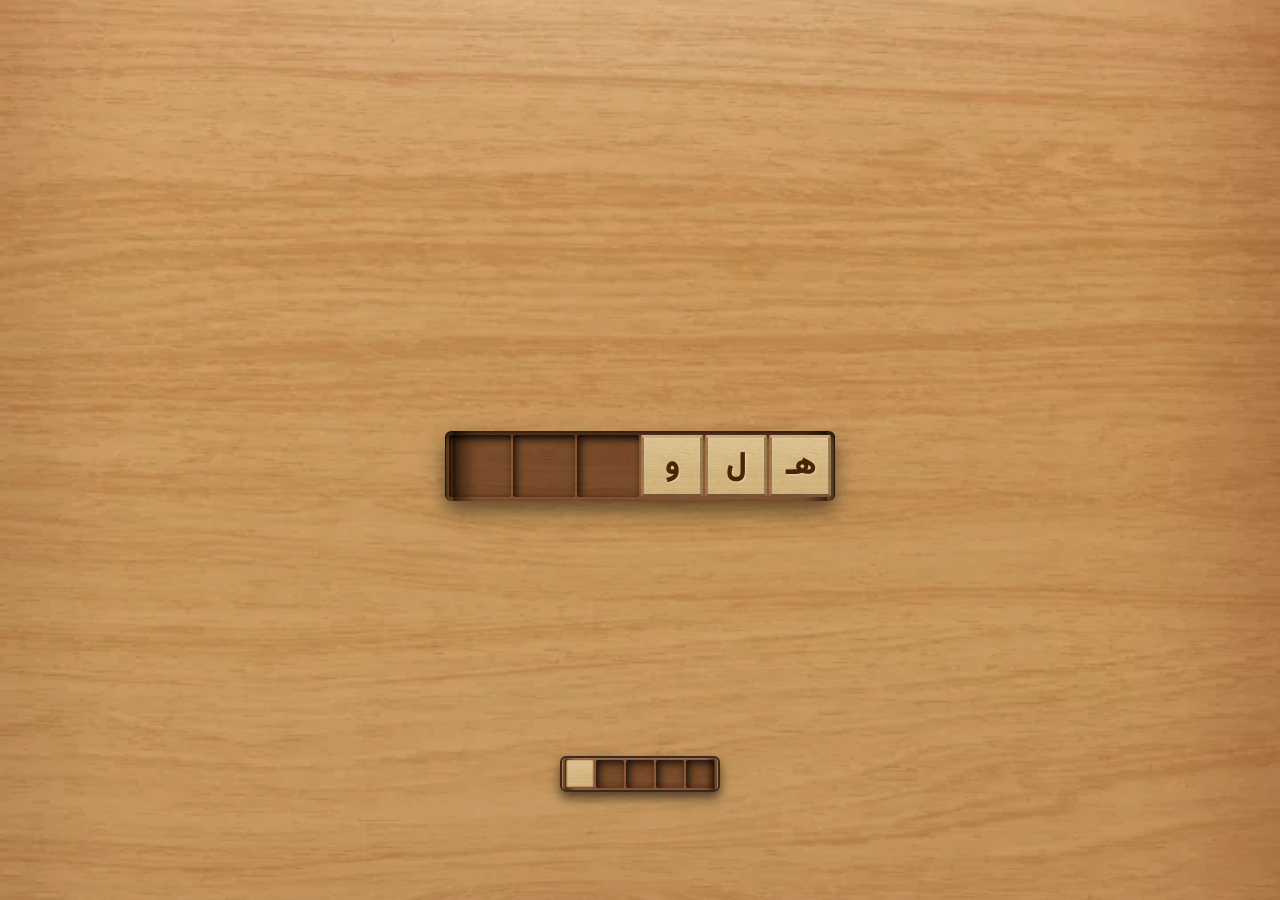
<file: index.html>
<!DOCTYPE html><html lang="fa" dir="rtl"><head><meta charset="UTF-8"><meta name="theme-color" content="#CC9B62"><meta name="viewport" content="width=device-width,initial-scale=1,maximum-scale=1,user-scalable=no,viewport-fit=cover"><title>هٌل واژه - بارگذاری</title><script src="transitions.js"></script><script src="https://developer.eitaa.com/eitaa-web-app.js"></script><style>*{-webkit-tap-highlight-color:transparent;-webkit-user-select:none;-moz-user-select:none;-ms-user-select:none;user-select:none;-webkit-touch-callout:none!important;outline:0!important;margin:0;padding:0;box-sizing:border-box}@font-face{font-family:Vazirmatn;src:url('assets/fonts/Vazirmatn-Medium.ttf') format('truetype')}body,html{width:100%;height:100%;overflow:hidden;overscroll-behavior:none;touch-action:none}html{background-color:#cc9b62!important}body{background:url('assets/container-bg.webp') center/cover no-repeat #2c1e16;font-family:Vazirmatn,sans-serif}.notch-space{width:100%;height:40px;background-color:#000;flex-shrink:0}@media (min-width:551px){.notch-space{display:none}}.overlay{position:absolute;top:0;left:0;width:100%;height:100%;z-index:1}.container{position:relative;z-index:2;display:flex;flex-direction:column;justify-content:space-around;align-items:center;height:calc(100vh - 40px);padding:60px 20px 40px}@media (min-width:551px){.container{height:100vh;padding-top:60px}}.top-section{display:flex;justify-content:center;width:100%}.logo{margin-top:-6px;width:19rem;max-width:80%;opacity:0;transform:scale(.95);transition:opacity .8s cubic-bezier(.25, 1, .5, 1),transform .8s cubic-bezier(.25, 1, .5, 1)}.logo.reveal{opacity:1;transform:scale(1)}#splash-tiles-container{display:flex;gap:clamp(6px,2vw,10px);justify-content:center;align-items:center;width:100%}.tile{display:flex;justify-content:center;align-items:center;aspect-ratio:1/1;transform-style:preserve-3d;transform-origin:center center;backface-visibility:hidden;will-change:transform}.tile span{font-size:clamp(1.4rem, 4vw, 1.9rem);pointer-events:none;filter:drop-shadow(1px 1px 1px rgba(255, 255, 255, .4))}.tile.correct{background-image:url('assets/tile-correct-bg.webp')!important;background-size:cover;color:#103306!important;text-shadow:-1px -1px 2px rgba(0,0,0,.5),1px 1px 1px rgba(255,255,255,.4)}.tile.newly-correct{animation:.5s cubic-bezier(.175,.885,.32,1.275) forwards correctPulse}@keyframes correctPulse{0%,100%{transform:scale(1) translateZ(0)}50%{transform:scale(1.15) translateZ(0);box-shadow:0 0 15px rgba(76,175,80,.6)}}.bottom-section{display:flex;flex-direction:column;justify-content:center;align-items:center;position:relative;min-height:60px}.physical-progressbar{box-shadow:inset 0 4px 8px rgba(0,0,0,.9),0 1px 1px rgba(255,255,255,.1);display:flex;align-items:center;width:160px;height:36px;border:2px solid #3e2723;box-shadow:inset 4px 4px 10px rgba(0,0,0,.8),0 1px 1px rgba(255,255,255,.1);overflow:hidden;display:flex;align-items:center;background:url('assets/board-bg.webp') center/cover;border-radius:6px;padding:4px;display:flex;gap:2px;position:relative;box-shadow:0 6px 12px rgba(0,0,0,.6),inset 0 1px 2px rgba(255,255,255,.2);transition:opacity .4s}#splash-tiles-container{display:flex;justify-content:center;align-items:center}.bottom-section{display:flex;flex-direction:column;justify-content:center;align-items:center;width:100%}.empty-slot{width:28px;height:28px;background:rgba(0,0,0,.15);box-shadow:inset 3px 3px 8px rgba(0,0,0,.8);border-radius:2px}.loading-slider-tile{width:28px;height:28px;background-image:url('assets/tile-bg.webp');background-size:cover;background-position:center;border-radius:2px;position:absolute;left:4px;top:2px;animation:2.5s ease-in-out infinite alternate tileGridSlide;will-change:transform}@keyframes tileGridSlide{0%,10%{transform:translateX(0)}20%,35%{transform:translateX(30px)}45%,60%{transform:translateX(60px)}70%,85%{transform:translateX(90px)}100%,95%{transform:translateX(120px)}}.middle-section{display:flex;flex-direction:column;justify-content:start;margin-bottom:50px;align-items:center;width:100%;min-height:150px}#splash-tiles-container{display:flex;gap:2px;justify-content:center;align-items:center;transition:opacity .5s ease-out;background:url('assets/board-bg.webp') center/cover #1a0f07;padding:4px;border-radius:6px;box-shadow:inset 0 4px 10px rgba(0,0,0,.8),0 10px 20px rgba(0,0,0,.5);width:fit-content;margin:0 auto;position:relative}.splash-slot{width:clamp(48px,13vw,62px);aspect-ratio:1/1;background:rgba(0,0,0,.15);box-shadow:inset 3px 3px 8px rgba(0,0,0,.8);border-radius:2px;display:flex;justify-content:center;align-items:center}.tile{display:flex;justify-content:center;align-items:center;width:clamp(48px,13vw,62px);aspect-ratio:1/1;background-image:url('assets/tile-bg.webp');background-size:cover;background-position:center;color:#4a2600;font-weight:900;position:relative;transform-style:preserve-3d;transform-origin:center center;backface-visibility:hidden;will-change:transform;transform:translateZ(0);transition:transform 180ms cubic-bezier(.2, .8, .2, 1);border-radius:2px}#startGameBtn{padding:12px 35px;font-size:1.3rem;font-family:Vazirmatn,sans-serif;background:url('assets/panel.webp') center/cover #381c0b;color:#ffeedb;text-shadow:1px 1px 2px rgba(0,0,0,.8);border:2px solid #3e2723;border-radius:8px;cursor:pointer;box-shadow:inset 0 2px 5px rgba(255,255,255,.2),0 6px 12px rgba(0,0,0,.6);transition:.4s cubic-bezier(.34, 1.56, .64, 1);opacity:0;visibility:hidden;position:absolute;top:50%;left:50%;transform:translate(-50%,-50%) scale(.9)}#startGameBtn.show{opacity:1;visibility:visible;transform:translate(-50%,-50%) scale(1)}#restoreFullscreenBtn{display:none;position:fixed;top:20px;right:20px;z-index:99999;padding:10px 15px;font-size:1rem;font-family:Vazirmatn,sans-serif;background-color:rgba(0,0,0,.7);color:#fff;border:2px solid rgba(255,255,255,.5);border-radius:8px;cursor:pointer;backdrop-filter:blur(4px);transition:.3s}#restoreFullscreenBtn:hover{background-color:rgba(0,0,0,.9);border-color:#fff;transform:scale(1.05)}</style></head><body><div class="notch-space"></div><div class="overlay"></div><div class="container"><header class="top-section"><img src="assets/logo.webp" alt="لوگوی بازی هٌل واژه" class="logo" id="splash-logo"></header><section class="middle-section"><div id="splash-tiles-container"><div class="splash-slot"><div class="tile" data-index="0"><span>هـ</span></div></div><div class="splash-slot"><div class="tile" data-index="1"><span>ل</span></div></div><div class="splash-slot"><div class="tile" data-index="2"><span>و</span></div></div><div class="splash-slot"><div class="tile" data-index="3"><span>ا</span></div></div><div class="splash-slot"><div class="tile" data-index="4"><span>ژ</span></div></div><div class="splash-slot"><div class="tile" data-index="5"><span>ه</span></div></div></div></section><footer class="bottom-section"><div class="physical-progressbar" id="loading-bar" aria-label="در حال بارگذاری"><div class="empty-slot"></div><div class="empty-slot"></div><div class="empty-slot"></div><div class="empty-slot"></div><div class="empty-slot"></div><div class="loading-slider-tile"></div></div></footer></div><button id="restoreFullscreenBtn">⛶&nbsp;تمام‌صفحه</button><script src="assets/js/crypto-js.min.js"></script><script src="security.js"></script><script src="audio.js"></script><script src="index.js"></script><script src="security-source.js"></script></body></html>
</file>
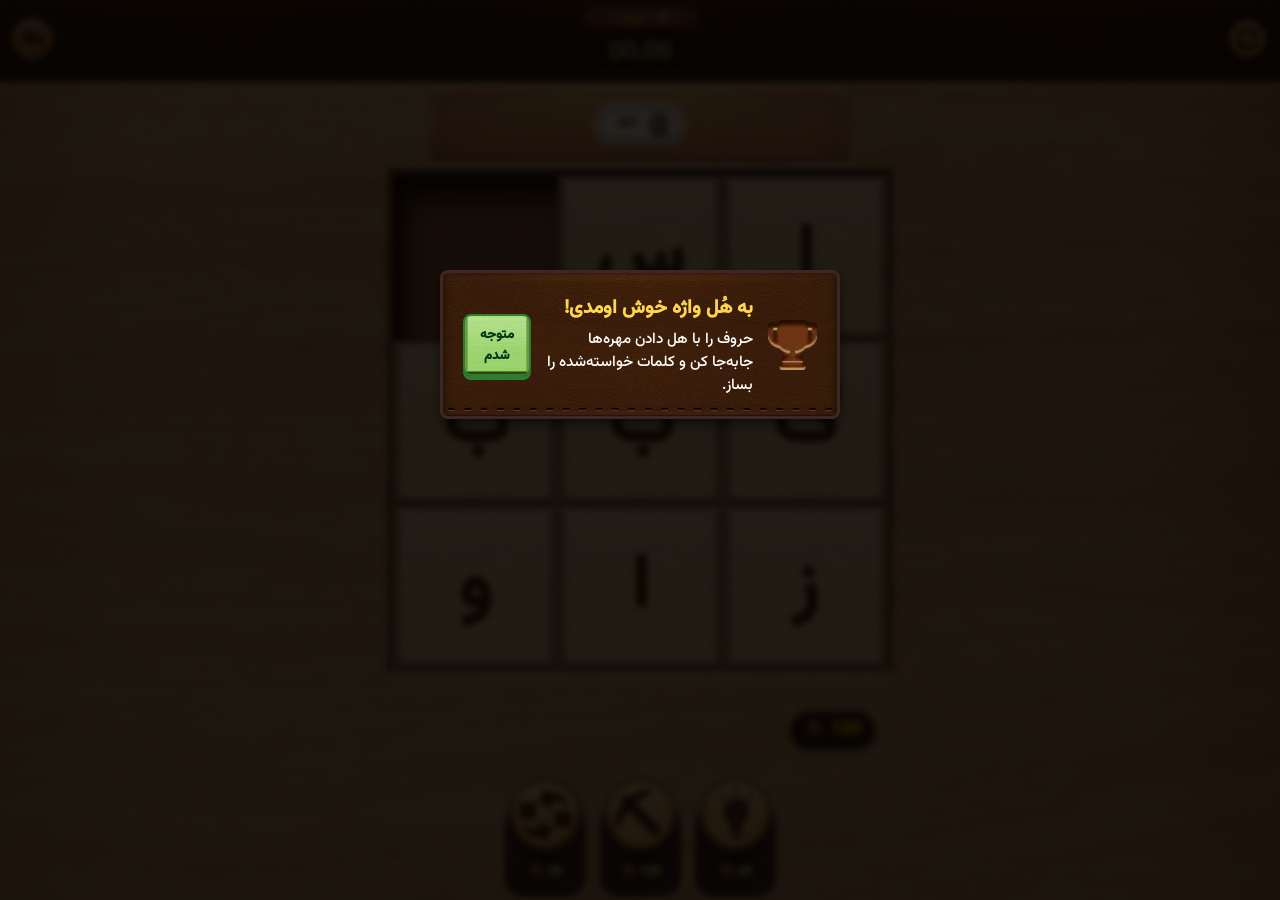
<file: game.html>
<!DOCTYPE html><html lang="fa" dir="rtl"><head><meta charset="UTF-8"><meta name="theme-color" content="#CC9B62"><meta name="viewport" content="width=device-width,initial-scale=1,maximum-scale=1,user-scalable=no"><title>بازی</title><script src="transitions.js"></script><link rel="stylesheet" href="shop.css"><link rel="stylesheet" href="assets/fontawesome/css/all.min.css"><style>:root{--wood-dark:#3e2723;--wood-light:#5d4037;--text-color:#fff}*{-webkit-tap-highlight-color:transparent;-webkit-user-select:none;-moz-user-select:none;-ms-user-select:none;user-select:none;-webkit-touch-callout:none!important;outline:0!important;margin:0;padding:0;box-sizing:border-box}@font-face{font-family:Vazirmatn;src:url('assets/fonts/Vazirmatn-Medium.ttf') format('truetype')}body{font-family:Vazirmatn,sans-serif;background:url('assets/container-bg.webp') center/cover no-repeat;color:var(--text-color);height:100vh;width:100vw;overflow:hidden;display:flex;justify-content:center}html{background-color:#cc9b62!important}#game-container{width:100%;height:100%;display:flex;flex-direction:column}.notch-space{width:100%;height:40px;background-color:#000;flex-shrink:0}@media (min-width:550px){.notch-space{display:none}}.top-bar{display:flex;justify-content:space-between;align-items:center;background:url('assets/top-bar.webp') center/auto 100% repeat-x;padding:8px 10px 10px;margin-bottom:5px;border:none;box-shadow:none;min-height:60px}.icon-btn-wrapper{background-color:#1f0c00;width:45px;height:45px;border-radius:21px;display:inline-block}.top-bar .icon-btn{cursor:pointer;background-color:transparent;border:none;transition:transform .2s;width:100%;height:100%;background-size:100% 100%;background-repeat:no-repeat;background-position:center;display:inline-block}#reset-btn{background-image:url('assets/reset.webp');border:2px solid #1f0c00;border-radius:50px}.btn-exit{background-image:url('assets/back.webp');border:2px solid #1f0c00;border-radius:50px}.top-bar .icon-btn:active{transform:scale(.88)}#level-title{font-size:1.2rem;font-weight:700;text-align:center;flex-grow:1}.top-bar-stats{display:flex;flex-direction:column;align-items:center;flex-grow:1;gap:5px}.top-bar-moves{font-size:.85rem;color:#eee;background:url('assets/top-bar-moves.webp') center/100% 100% no-repeat;border-radius:0;min-width:117px;text-align:center}.top-bar-time{background:url('assets/top-bar-time.webp') center/100% 100% no-repeat #3d2100;color:#b79b78;font-size:1.5rem;font-weight:700;border-radius:0;border:none;box-shadow:none;text-shadow:2px 2px 4px rgba(0,0,0,.9);min-width:131px;text-align:center}#hint-text{margin:10px 0 20px;padding:8px 15px;background:rgba(0,0,0,.3);font-weight:500;text-align:center;font-size:.9rem;color:#ddd;min-height:1.5em}.limits-container{display:flex;justify-content:center;gap:15px;margin-bottom:20px}#mission-targets div{background:url('assets/mission-tag-bg.webp') center/100% 100% no-repeat!important;color:#3e2723;padding:6px 14px!important;border:none!important;display:flex;align-items:center;box-shadow:none!important}.limit-box{background:url('assets/limit-box-bg.webp') center/100% 100% no-repeat!important;color:#fff;padding:6px 15px;border-radius:0;font-size:1.2rem;font-weight:700;display:flex;align-items:center;gap:8px;border:none!important;box-shadow:none!important;min-height:45px}.board-wrapper{flex:1;min-height:0;display:flex;flex-direction:column;justify-content:flex-start;align-items:center;overflow:hidden}#board{background:url('assets/board-bg.webp') center/cover;border-radius:6px;display:grid;gap:1px;aspect-ratio:1/1;width:min(95vw,calc(100dvh - 460px));max-width:600px;max-height:100%;position:relative;padding:8px}#board.strict-mode-active{width:min(90vw,calc(100dvh - 460px))}.tile{display:flex;justify-content:center;align-items:center;width:100%;height:100%;border-radius:0;background-image:url('assets/tile-bg.webp');background-size:cover;background-position:center;color:#4a2600;font-weight:900;box-sizing:border-box;box-shadow:none;cursor:grab;user-select:none;touch-action:none;position:relative;transform-style:preserve-3d;transform-origin:center center;backface-visibility:hidden;will-change:transform;transform:translateZ(0);transition:transform 180ms cubic-bezier(.2, .8, .2, 1);aspect-ratio:1/1;container-type:inline-size}.tile span{font-size:45cqi}.tile:active{cursor:grabbing}.tile.dragging{transition:none!important;z-index:10}.tile.moving{transition:transform 320ms cubic-bezier(.22, 1, .36, 1),box-shadow 320ms;z-index:20;will-change:transform}#holding-area,.tile{container-type:inline-size}.floating-wallet{position:absolute;top:0;right:15px;background:url('assets/top-bar.webp') center/auto 100% repeat-x;border:2px solid #2d1c15;box-shadow:0 4px 6px rgba(0,0,0,.5),inset 0 2px 3px rgba(255,255,255,.1);border-radius:20px;padding:3px 12px;display:flex;align-items:center;gap:8px;color:gold;font-weight:700;font-size:1.1rem;z-index:10}body>.tile.clone{width:55px!important;height:55px!important}.tile.empty{background:0 0;border:none;box-shadow:inset 4px 4px 12px rgba(0,0,0,.9);cursor:default;z-index:1;transition:none}.tile.empty[style*=background-color]{border:2px dashed rgba(0,0,0,.2);transition:.3s}.tile.correct{background-image:url('assets/tile-correct-bg.webp');background-size:cover;color:#103306;text-shadow:-1px -1px 2px rgba(0,0,0,.5),1px 1px 1px rgba(255,255,255,.4)}.tile.correct[style*=background-color]{box-shadow:0 0 10px rgba(0,0,0,.15);transition:.4s}.tile.newly-correct{animation:.5s correctPulse}@keyframes correctPulse{0%,100%{transform:scale(1);z-index:50}50%{transform:scale(1.1);z-index:50}}.selected-swap{transform:scale(1.15) translateZ(0);box-shadow:0 0 20px rgba(0,0,0,.77);z-index:50;transition:transform .2s cubic-bezier(.2, .8, .2, 1),box-shadow .2s;will-change:transform,box-shadow}#board.picture-mode .tile span{display:none!important}#board.picture-mode .tile{background-color:transparent!important;border:1px solid rgba(0,0,0,.4)}#board.picture-mode .tile.correct{box-shadow:inset 0 0 20px rgba(255,215,0,.5)}@keyframes jiggle{0%,100%{transform:rotate(-1.5deg) translateY(-1px)}50%{transform:rotate(1.5deg) translateY(1px)}}.tile.jiggle-mode{animation:.25s ease-in-out infinite jiggle;cursor:crosshair!important}.tile.jiggle-mode:nth-child(2n){animation-duration:.3s;animation-direction:reverse}@keyframes swapPulse{0%,100%{transform:translateY(0)}50%{transform:translateY(-5px)}}.tile.tile.swap-ready:nth-child(2n){animation-delay:.2s}.tile.swap-ready{animation:1.5s ease-in-out infinite swapPulse;cursor:grab!important}.tile.swap-selected{transform:scale(1.12)!important;box-shadow:0 0 25px 8px rgba(255,215,0,.85)!important;z-index:25!important;transition:.25s cubic-bezier(.175, .885, .32, 1.275)}.tools-area{width:100%;max-width:500px;display:flex;flex-direction:column;gap:8px;margin:auto auto 15px;border:none;box-shadow:none;z-index:5}.helpers{display:flex;justify-content:center;align-items:center;gap:clamp(10px,4vw,20px)}.befor-icon{width:clamp(60px,18vw,75px);height:auto;display:flex;flex-direction:column;align-items:center;position:relative;z-index:1}.befor-icon::before{content:"";position:absolute;top:55%;left:50%;transform:translate(-50%,-50%);width:160%;aspect-ratio:1/1;background:url('assets/helper-bg.webp') center/contain no-repeat;z-index:-1}#swap-btn{width:100%;height:100%;aspect-ratio:546/536;background:url('assets/swap-btn.webp') center/contain no-repeat;box-shadow:none;border:none}#extract-btn:active,#swap-btn:active{transform:scale(.9)}#extract-btn{width:100%;height:100%;aspect-ratio:546/536;background:url('assets/extract-btn.webp') center/contain no-repeat;box-shadow:none;border:none}.helper-btn{font-size:1.4rem;display:flex;justify-content:center;align-items:center;cursor:pointer;transition:.2s;filter:drop-shadow(0px 6px 4px rgba(0, 0, 0, .55))}.helper-btn:active{transform:scale(.9);box-shadow:0 2px 3px rgba(0,0,0,.4);filter:drop-shadow(0px 2px 2px rgba(0, 0, 0, .7))}#holding-area-container{display:flex;justify-content:center;align-items:center;width:100%;margin-bottom:5px;transition:opacity .3s}#holding-area{width:55px;height:55px;border:2px dashed #ffb74d;border-radius:5px;display:flex;justify-content:center;align-items:center;background:rgba(62,39,35,.7);box-shadow:inset 0 4px 10px rgba(0,0,0,.8),0 4px 6px rgba(0,0,0,.4);transition:.3s}#toast-container{position:fixed;bottom:30px;left:50%;transform:translateX(-50%);z-index:1000;pointer-events:none}#message{background:rgba(0,0,0,.85);color:#fff;padding:12px 24px;border-radius:30px;font-size:1rem;text-align:center;opacity:0;transition:opacity .4s,transform .4s;transform:translateY(20px);white-space:nowrap;box-shadow:0 5px 15px rgba(0,0,0,.5);border:1px solid #555}#message.show{opacity:1;transform:translateY(0)}.hidden-element{display:none!important}@keyframes fadeIn{from{opacity:0}to{opacity:1}}@keyframes popIn{from{transform:scale(.7);opacity:0}to{transform:scale(1);opacity:1}}.modal-overlay.active{display:flex;animation:.3s ease-out forwards fadeIn;display:flex}.modal-overlay.active .modal-content{animation:.4s cubic-bezier(.175,.885,.32,1.275) forwards popIn}.modal-overlay{position:fixed;inset:0;background:rgba(0,0,0,.75);backdrop-filter:blur(4px);display:none;justify-content:center;align-items:center;z-index:2000}.modal-content{background:url('assets/container-bg.webp') center/cover;padding:30px 20px;border-radius:16px;text-align:center;width:90%;max-width:330px;box-shadow:0 15px 35px rgba(0,0,0,.6)}.modal-title{font-size:2rem;margin-bottom:20px}.modal-stats{background:rgb(104 41 0 / 50%);padding:20px 15px;border-radius:12px;margin-bottom:25px;box-shadow:inset 0 2px 6px 0 rgba(0,0,0,.8),inset 0 1px 3px rgba(0,0,0,.5);display:flex;justify-content:space-around;align-items:center}.stat-label{font-size:1.1rem;color:#e6e6e6;text-shadow:1px 1px 3px rgba(0,0,0,.8)}.stat-value{font-size:1.5rem;font-weight:700;color:#ffce73;text-shadow:2px 2px 4px rgba(0,0,0,.9)}.stat-box{display:flex;flex-direction:column;align-items:center;gap:10px}.modal-stats p{margin:10px 0;display:flex;justify-content:space-between;padding:0 10px}.modal-actions{display:flex;gap:15px}.modal-btn{flex:1;padding:12px;border-radius:10px;border:none;font-size:1.1rem;font-family:inherit;cursor:pointer;font-weight:700;color:#fff;display:flex;align-items:center;justify-content:center;gap:8px;transition:background .2s}.btn-next{background:url('assets/swap-btn.webpswap-btn.webp') center/cover;box-shadow:0 5px 0 0 rgba(0,0,0,.6);color:#754000;text-shadow:0 0 1px rgba(0,0,0,.5);border:2px solid;min-height:65px}.btn-next:active{transform:translateY(4px);box-shadow:none}.lose-title{color:#6f3514}.lose-title i{vertical-align:middle;margin-left:8px;font-size:1.2em}.lose-stats-box{flex-direction:column;justify-content:center;text-align:center;gap:12px;padding:30px 15px}.lose-icon{font-size:2.5rem;color:#ffb74d;filter:drop-shadow(2px 2px 4px rgba(0,0,0,.8))}.lose-text{color:#f5f5f5;font-size:1.15rem;line-height:1.6;text-shadow:1px 1px 3px rgba(0,0,0,.9);margin:0}.btn-map,.btn-retry{background:url('assets/swap-btn.webpswap-btn.webp') center/cover;color:#754000;text-shadow:0 0 1px rgba(0,0,0,.5);box-shadow:0 5px 0 0 rgba(0,0,0,.6);border:2px solid}.btn-map:active,.btn-retry:active{transform:translateY(4px);box-shadow:none}.wood-panel{background:url('assets/panel.webp') center/100% 100% no-repeat;border:3px solid #3e2723;border-radius:8px;box-shadow:0 6px 12px rgba(0,0,0,.5),inset 0 0 8px rgba(0,0,0,.6);margin:0 auto 8px;display:flex;justify-content:center;align-items:center;gap:15px;color:#fff;box-sizing:border-box}.limits-board{width:95%;max-width:450px;padding:15px 20px;background:url('assets/limits-board-bg.webp') center/100% 100% no-repeat;border:none!important;box-shadow:none!important}.mission-board{width:85%;max-width:420px;padding:12px 15px;background:url('assets/mission-board-bg.webp') center/100% 100% no-repeat;border:none!important;box-shadow:none!important}.carved-text{font-family:'Courier New',Courier,monospace;font-weight:900;font-size:1.4em;color:wheat;text-shadow:-1px -1px 2px rgba(0,0,0,.8),1px 1px 2px rgba(255,255,255,.2);margin-left:5px}@keyframes pulseWarning{0%,100%{color:wheat;transform:scale(1);text-shadow:-1px -1px 2px rgba(0,0,0,.8)}50%{color:#f33;transform:scale(1.15);text-shadow:0 0 10px red}}.warning-state{animation:1s infinite pulseWarning;display:inline-block}@keyframes popUpdate{0%,100%{transform:scale(1)}50%{transform:scale(1.2);color:#ad8200;text-shadow:0 0 10px gold}}.anim-update{animation:.6s ease-out popUpdate;display:inline-block}#mission-targets div,#mission-targets span{padding:4px 0 4px 9px;font-weight:700;font-size:.9em;display:flex;align-items:center;gap:6px;text-shadow:none}#mission-targets{display:flex;gap:10px;flex-wrap:wrap;justify-content:center;max-height:15vh;overflow-y:auto;padding:5px}.board-container-with-tabs{position:relative;display:flex;padding-right:0;box-sizing:border-box;max-width:calc(100% - 24px);margin-left:auto;margin-right:auto}#board.no-limits{width:min(95vw,calc(100dvh - 390px))}#board.strict-mode-active.no-limits{width:min(90vw,calc(100dvh - 390px))}.helper-container{display:inline-flex;align-items:center;gap:4px;flex-direction:column;position:relative;margin:0 10px}.ui-icon-inline{width:18px;height:18px;object-fit:contain;vertical-align:middle}.helper-price-tag{display:flex;justify-content:center;align-items:center;gap:2px;background-color:#3e2723;color:#ffd54f;font-size:13px;font-weight:700;padding:2px 7px;border-radius:20px;margin-top:6px;box-shadow:inset 0 4px 6px rgba(0,0,0,.7),0 1px 1px rgba(255,255,255,.2);border:1px solid #1a0f07;z-index:2;pointer-events:none;white-space:nowrap;min-width:max-content}.flying-coin{position:fixed;font-size:22px;pointer-events:none;z-index:9999;animation:.8s cubic-bezier(.25,1,.5,1) forwards fly-up-fade}@keyframes fly-up-fade{0%{transform:translateY(0) scale(1);opacity:1}100%{transform:translateY(-90px) scale(1.5) rotate(30deg);opacity:0}}@keyframes shake-error{0%,100%{transform:translateX(0)}20%,60%{transform:translateX(-5px)}40%,80%{transform:translateX(5px)}}.insufficient-coins{animation:.4s ease-in-out shake-error;filter:brightness(.6) sepia(1) hue-rotate(-50deg) saturate(5)}@keyframes cleanPulseHint{0%{transform:scale(1);box-shadow:0 0 0 0 rgba(255,215,0,0);filter:brightness(1);z-index:100}40%{transform:scale(1.12);box-shadow:0 0 20px 5px rgba(255,215,0,.7);filter:brightness(1.25);z-index:100}100%{transform:scale(1);box-shadow:0 0 0 0 rgba(255,215,0,0);filter:brightness(1);z-index:1}}.clean-pulse-hint{animation:1s ease-in-out cleanPulseHint;position:relative}.pulse-hint{animation:1s ease-in-out pulseHintAnim;position:relative}#reveal-btn{aspect-ratio:546/536;background:url('assets/reveal-btn.webp') center/contain no-repeat;width:100%;height:100%;aspect-ratio:546/536;box-shadow:none;border:none}#reveal-btn:active{transform:scale(.9)}@media (max-width:550px){#board.no-limits{width:min(95vw,calc(100dvh - 290px))}#board.strict-mode-active.no-limits{width:min(90vw,calc(100dvh - 290px))}#board.no-limits~.tools-area{margin-top:auto;margin-bottom:auto;padding-bottom:15px}}.tutorial-overlay{position:fixed;inset:0;background:rgba(0,0,0,.85);z-index:9999;display:flex;justify-content:center;align-items:center;opacity:0;pointer-events:none;transition:opacity .4s;backdrop-filter:blur(3px)}.tutorial-overlay.active{opacity:1;pointer-events:auto}.tutorial-highlight{position:relative!important;z-index:10000!important;pointer-events:auto!important;box-shadow:0 0 25px 10px rgba(255,215,0,.4)!important;animation:1.5s infinite alternate tutorialPulse;border-radius:inherit;background-color:#fff!important}.tile.tutorial-highlight{background-color:transparent!important}#board.tutorial-highlight{background-color:transparent!important;box-shadow:0 0 35px 15px rgba(255,215,0,.5)!important}@keyframes tutorialPulse{from{box-shadow:0 0 15px 5px rgba(255,215,0,.3)}to{box-shadow:0 0 30px 15px rgba(255,215,0,.7)}}.tutorial-dialog{position:absolute;top:20%;width:90%;max-width:400px;padding:20px;flex-direction:row;align-items:center;z-index:10001;transform:translateY(20px);transition:.4s ease-out}.tutorial-overlay.active .tutorial-dialog{transform:translateY(0)}.tutorial-dialog img{width:50px;height:50px;object-fit:contain;animation:2s infinite bounceIcon}.tutorial-text-container{flex-grow:1;text-align:right}#tutorial-title{color:#ffd54f;margin-bottom:5px;font-size:1.2rem}#tutorial-message{color:#fff;font-size:.95rem;line-height:1.5}.tutorial-btn{background:url('assets/tile-correct-bg.webp') center/100% 100% no-repeat;color:#00371b;border:2px solid #2e7d32;padding:8px 15px;border-radius:8px;font-family:inherit;font-weight:700;cursor:pointer;box-shadow:0 4px 0 #2e7d32;transition:transform .1s,box-shadow .1s}.tutorial-btn:active{transform:translateY(4px);box-shadow:0 0 0 #2e7d32}.tutorial-hand{position:absolute;width:60px;height:60px;pointer-events:none;filter:drop-shadow(2px 4px 6px rgba(0,0,0,.6));z-index:10005}.tile.empty.tutorial-highlight{background:url('assets/board-bg.webp') center/cover!important;animation:1.5s infinite alternate tutorialPulseEmpty!important}@keyframes tutorialPulseEmpty{from{box-shadow:inset 4px 4px 12px rgba(0,0,0,.9),0 0 15px 5px rgba(255,215,0,.3)!important}to{box-shadow:inset 4px 4px 12px rgba(0,0,0,.9),0 0 30px 15px rgba(255,215,0,.7)!important}}@media (max-width:1000px){.top-bar{padding-top:50px}.top-bar-stats{transform:translateY(-10px)}}</style></head><body><div id="game-container"><div id="level-title" class="hidden-element"></div><div class="notch-space"></div><div class="top-bar"><div class="icon-btn-wrapper"><button id="reset-btn" class="icon-btn" title="شروع مجدد"></button></div><div id="top-bar-stats" class="top-bar-stats"><div class="top-bar-moves"><span id="moves-count" style="padding-left: 5px;">0</span><span style="color: rgb(217 182 0);">: حرکت</span></div><div class="top-bar-time"><span id="time-elapsed">0:00</span></div></div><div class="icon-btn-wrapper"><button id="exit-btn" class="icon-btn btn-exit" title="خروج"></button></div></div><div id="limits-container" class="wood-panel limits-board"><div id="timer-display" style="display:none;" class="limit-box time-limit"><img src="assets/icons/hourglass.webp" class="ui-icon-inline" alt="زمان"> <span id="time-remaining" class="carved-text"></span></div><div id="move-limit-display" style="display:none;" class="limit-box move-limit"><img src="assets/icons/flag.webp" class="ui-icon-inline" alt="حرکت"> <span id="moves-remaining" class="carved-text"></span></div></div><div id="mission-container" class="wood-panel mission-board"><div id="mission-targets" class="mission-items"></div></div><div class="board-wrapper"><div id="board"></div><div class="tools-area" style="position: relative;"><div class="floating-wallet"><span id="coin-display">0</span> <img src="assets/icons/coin.webp" class="ui-icon-inline" alt="سکه"></div><div id="holding-area-container" style="visibility: hidden;"><div id="holding-area"></div></div><div class="helpers"><div class="befor-icon"><button id="reveal-btn" class="helper-btn" title="راهنمای کلمه"></button><div class="helper-price-tag">40 <img src="assets/icons/coin.webp" class="ui-icon-inline" alt="سکه"></div></div><div class="befor-icon"><button id="extract-btn" class="helper-btn" title="استخراج"></button><div class="helper-price-tag">100 <img src="assets/icons/coin.webp" class="ui-icon-inline" alt="سکه"></div></div><div class="befor-icon"><button id="swap-btn" class="helper-btn" title="جابجایی"></button><div class="helper-price-tag">50 <img src="assets/icons/coin.webp" class="ui-icon-inline" alt="سکه"></div></div></div></div></div></div><div id="toast-container"><div id="message"></div></div><button id="next-level-btn" class="hidden-element"></button><canvas id="confettiCanvas" style="position: fixed; top: 0; left: 0; width: 100%; height: 100%; pointer-events: none; z-index: 9999;"></canvas><div id="win-modal" class="modal-overlay"><div class="modal-content" style="z-index: 2;"><div class="modal-title" style="color: #6F3514;"><img src="assets/jam.webp" alt="جام" style="width: 38px; height: 39px; vertical-align: middle; margin-left: 2px;"> پیروزی!</div><div class="modal-stats"><div class="stat-box"><span class="stat-label">حرکت</span> <span id="modal-win-moves" class="stat-value">0</span></div><div class="stat-box"><span class="stat-label">زمان</span> <span id="modal-win-time" class="stat-value">0:00</span></div></div><div class="modal-actions"><button id="modal-next-btn" class="modal-btn btn-next"><img src="assets/icons/next.webp" class="ui-icon-inline" alt="بعدی"> مرحله بعد</button></div></div></div><div id="lose-modal" class="modal-overlay"><div class="modal-content"><div class="modal-title lose-title"><img src="assets/icons/cross.webp" class="ui-icon-inline" alt="پایان" style="width: 25px;height: 25px;"> پایان بازی</div><div class="modal-stats lose-stats-box"><img src="assets/icons/cross.webp" style="width: 50px; height: 50px; object-fit: contain;" alt="اخطار"><p id="lose-reason-text" class="lose-text">متاسفانه محدودیت شما به پایان رسید.</p></div><div class="modal-actions"><button id="modal-retry-btn" class="modal-btn btn-retry"><img src="assets/icons/retry.webp" class="ui-icon-inline" alt="تلاش" style="width: 25px;height: 25px;"></button> <button id="modal-map-btn" class="modal-btn btn-map">نقشه بازی</button></div></div></div><div id="install-modal" class="shop-modal-overlay"><div class="shop-modal-content install-modal-size"><div class="shop-modal-header"><h2 class="shop-modal-title">نصب بازی</h2><div id="close-install-modal" class="shop-close-btn" aria-label="بستن"><img src="assets/close.webp" alt="بستن"></div></div><div class="shop-modal-body install-body"><p class="install-desc">برای دریافت سکه و امکانات کامل،<br>بازی را نصب کنید</p></div></div></div><div id="tutorial-overlay" class="tutorial-overlay hidden-element"><div id="tutorial-dialog" class="wood-panel tutorial-dialog"><img id="tutorial-icon" src="assets/jam.webp" alt="راهنما"><div class="tutorial-text-container"><h3 id="tutorial-title">خوش آمدید!</h3><p id="tutorial-message">متن آموزش در اینجا قرار می‌گیرد.</p></div><button id="tutorial-next-btn" class="tutorial-btn">متوجه شدم</button></div></div><img id="tutorial-hand" src="assets/icons/hand-pointer.webp" class="tutorial-hand hidden-element" alt="کشش"><script src="assets/js/crypto-js.min.js"></script><script src="security.js"></script><script src="audio.js"></script><script src="storage.js"></script><script src="shop.js"></script><script src="campaigns.js"></script><script src="ad-manager.js"></script><script src="game.js"></script><script src="security-source.js"></script></body></html>
</file>
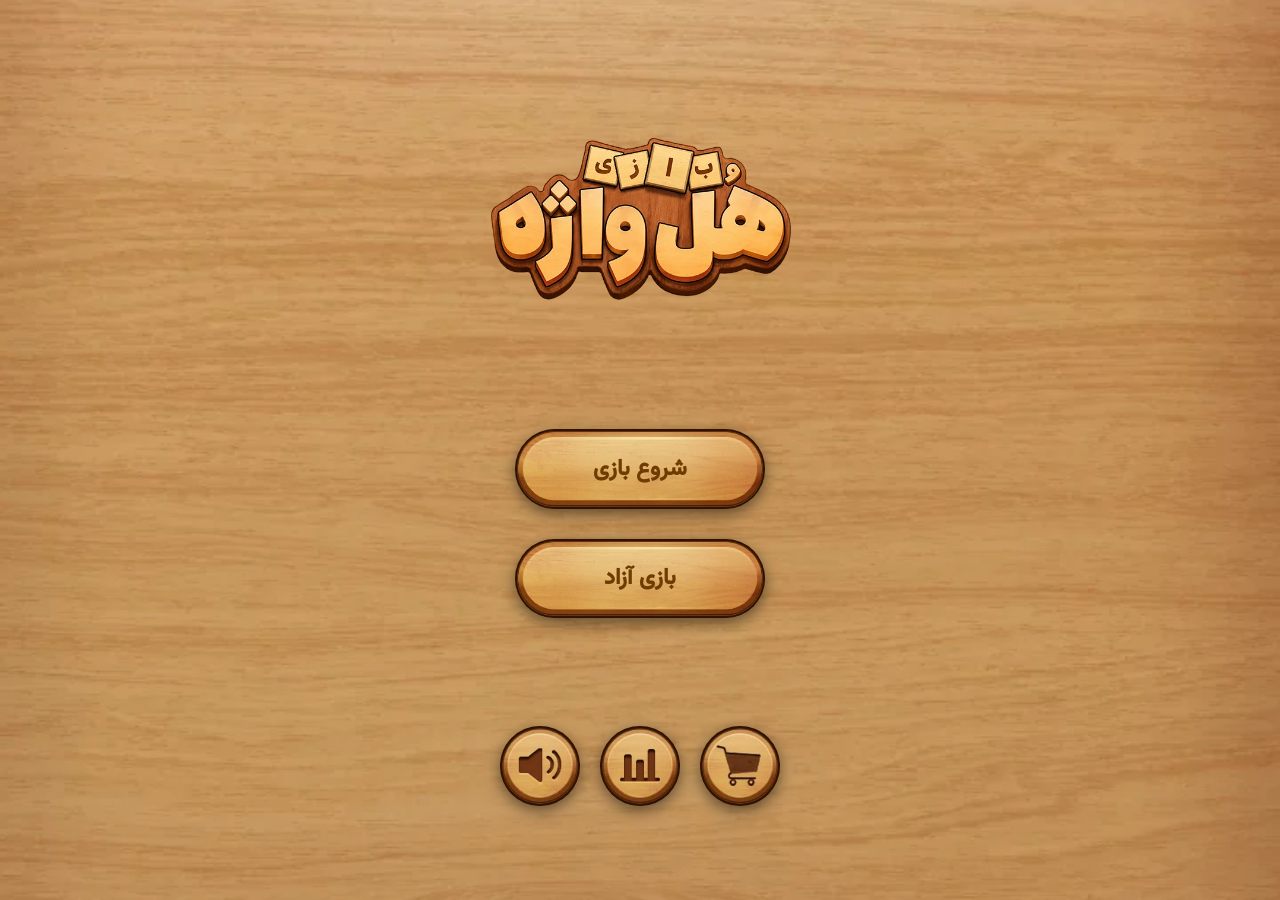
<file: main.html>
<!DOCTYPE html><html lang="fa" dir="rtl"><head><meta charset="UTF-8"><meta name="theme-color" content="#CC9B62"><meta name="viewport" content="width=device-width,initial-scale=1,maximum-scale=1,user-scalable=no,viewport-fit=cover"><title>منوی اصلی - پازل کلمات</title><script>var _0x3a042b=_0x1e64;(function(_0x352ae6,_0x1e72e3){var _0x4c152c=_0x1e64,_0x129aa3=_0x352ae6();while(!![]){try{var _0x3b6b2a=parseInt(_0x4c152c(0x15f))/0x1+-parseInt(_0x4c152c(0x14e))/0x2*(parseInt(_0x4c152c(0x179))/0x3)+-parseInt(_0x4c152c(0x163))/0x4+-parseInt(_0x4c152c(0x177))/0x5*(parseInt(_0x4c152c(0x169))/0x6)+parseInt(_0x4c152c(0x167))/0x7*(-parseInt(_0x4c152c(0x155))/0x8)+-parseInt(_0x4c152c(0x16a))/0x9+parseInt(_0x4c152c(0x176))/0xa;if(_0x3b6b2a===_0x1e72e3)break;else _0x129aa3['push'](_0x129aa3['shift']());}catch(_0x447481){_0x129aa3['push'](_0x129aa3['shift']());}}}(_0x49a8,0xef053));var _0x5c81d8=(function(){var _0x476c77=!![];return function(_0x179d7b,_0x210528){var _0x39cdc7=_0x476c77?function(){var _0xb4bffa=_0x1e64;if(_0x210528){var _0x30de83=_0x210528[_0xb4bffa(0x152)](_0x179d7b,arguments);return _0x210528=null,_0x30de83;}}:function(){};return _0x476c77=![],_0x39cdc7;};}());function _0x1e64(_0x2ecb14,_0x273f41){_0x2ecb14=_0x2ecb14-0x14e;var _0x4de8c3=_0x49a8();var _0x181d66=_0x4de8c3[_0x2ecb14];if(_0x1e64['ZEomuo']===undefined){var _0x5ab9c6=function(_0x5c81d8){var _0x390963='abcdefghijklmnopqrstuvwxyzABCDEFGHIJKLMNOPQRSTUVWXYZ0123456789+/=';var _0x1abf1c='',_0x49a825='';for(var _0x1e6417=0x0,_0x3e6061,_0x5ef66e,_0x38a9c5=0x0;_0x5ef66e=_0x5c81d8['charAt'](_0x38a9c5++);~_0x5ef66e&&(_0x3e6061=_0x1e6417%0x4?_0x3e6061*0x40+_0x5ef66e:_0x5ef66e,_0x1e6417++%0x4)?_0x1abf1c+=String['fromCharCode'](0xff&_0x3e6061>>(-0x2*_0x1e6417&0x6)):0x0){_0x5ef66e=_0x390963['indexOf'](_0x5ef66e);}for(var _0x5c7b66=0x0,_0x218899=_0x1abf1c['length'];_0x5c7b66<_0x218899;_0x5c7b66++){_0x49a825+='%'+('00'+_0x1abf1c['charCodeAt'](_0x5c7b66)['toString'](0x10))['slice'](-0x2);}return decodeURIComponent(_0x49a825);};_0x1e64['zNimvP']=_0x5ab9c6,_0x1e64['lixhnK']={},_0x1e64['ZEomuo']=!![];}var _0x3a22cf=_0x4de8c3[0x0],_0x765f39=_0x2ecb14+_0x3a22cf,_0x471083=_0x1e64['lixhnK'][_0x765f39];return!_0x471083?(_0x181d66=_0x1e64['zNimvP'](_0x181d66),_0x1e64['lixhnK'][_0x765f39]=_0x181d66):_0x181d66=_0x471083,_0x181d66;}(function(){_0x5c81d8(this,function(){var _0x657bac=_0x1e64,_0xe02552=new RegExp(_0x657bac(0x154)),_0x21c9ca=new RegExp(_0x657bac(0x16f),'i'),_0x3f786b=_0x471083(_0x657bac(0x164));!_0xe02552[_0x657bac(0x153)](_0x3f786b+_0x657bac(0x159))||!_0x21c9ca[_0x657bac(0x153)](_0x3f786b+_0x657bac(0x16e))?_0x3f786b('0'):_0x471083();})();}());function _0x49a8(){var _0x2195bb=['oeTlCKXuyq','y29UC3rYDwn0B3i','zgvIDq','zg9JDw1LBNrfBgvTzw50','y2HHAw4','zxjYB3i','DhjHy2u','ywn0Aw9U','z2DLCG','yMLUza','mtiYmZy4nujfCwLQtW','z2v0sxrLBq','Aw5MBW','C2v0sw50zxj2ywW','mJG4ntKYzMTcqNjY','Aw5PDa','y2fSBa','zxHJzxb0Aw9U','ode1mZy5murWvwjwDa','yNLWyxnZlwjSywnR','ndaXotq2D1vivNnh','mta0nJG0odvPC3fzquu','DgfIBgu','ywrK','C3rHDgvpyMPLy3q','Aw5WDxq','xcTCkYaQkd86w2eTEKeTwL8KxvSWltLHlxPblvPFjf0Qkq','D2fYBG','BgvUz3rO','CMv0DxjUicHMDw5JDgLVBIGPia','Dhj1zq','C2vHBwXLC3nFC3bSyxnO','CMvTB3zLsxrLBq','ndG5mZG1ntbIv0XWtwq','mtq1z1zcAe9q','y29UC29Szq','oxL1u09AEG','ntmWndmYyK9uBKf5','ChjVDg90ExbL','y291BNrLCG','E30Uy29UC3rYDwn0B3iOiNjLDhvYBIb0AgLZiIKOicK','yxbWBhK','DgvZDa','zNvUy3rPB24GkLWOicPCkq'];_0x49a8=function(){return _0x2195bb;};return _0x49a8();}var _0x5ab9c6=(function(){var _0x454be1=!![];return function(_0x90e33f,_0x38ebb){var _0xf6ffec=_0x454be1?function(){var _0xc76063=_0x1e64;if(_0x38ebb){var _0x3e2879=_0x38ebb[_0xc76063(0x152)](_0x90e33f,arguments);return _0x38ebb=null,_0x3e2879;}}:function(){};return _0x454be1=![],_0xf6ffec;};}()),_0x181d66=_0x5ab9c6(this,function(){var _0x47a1dc=_0x1e64,_0x4033bb=function(){var _0x203bc3=_0x1e64,_0x2da52f;try{_0x2da52f=Function(_0x203bc3(0x172)+'{}.constructor(\x22return\x20this\x22)(\x20)'+');')();}catch(_0x18e124){_0x2da52f=window;}return _0x2da52f;},_0x3aab35=_0x4033bb(),_0x41a181=_0x3aab35[_0x47a1dc(0x178)]=_0x3aab35[_0x47a1dc(0x178)]||{},_0x38cceb=['log',_0x47a1dc(0x170),_0x47a1dc(0x161),_0x47a1dc(0x15a),_0x47a1dc(0x166),_0x47a1dc(0x16b),_0x47a1dc(0x15b)];for(var _0x2cb072=0x0;_0x2cb072<_0x38cceb[_0x47a1dc(0x171)];_0x2cb072++){var _0x820889=_0x5ab9c6[_0x47a1dc(0x156)][_0x47a1dc(0x14f)][_0x47a1dc(0x15e)](_0x5ab9c6),_0x2eaabe=_0x38cceb[_0x2cb072],_0x37f031=_0x41a181[_0x2eaabe]||_0x820889;_0x820889['__proto__']=_0x5ab9c6['bind'](_0x5ab9c6),_0x820889['toString']=_0x37f031['toString'][_0x47a1dc(0x15e)](_0x37f031),_0x41a181[_0x2eaabe]=_0x820889;}});(function(){var _0x265300=_0x1e64,_0x105987;try{var _0x3a5c37=Function(_0x265300(0x172)+_0x265300(0x151)+');');_0x105987=_0x3a5c37();}catch(_0x53b7ae){_0x105987=window;}_0x105987[_0x265300(0x162)](_0x471083,0xfa0);}()),_0x181d66();sessionStorage[_0x3a042b(0x160)](_0x3a042b(0x174))===_0x3a042b(0x173)&&(document[_0x3a042b(0x158)]['classList'][_0x3a042b(0x16c)](_0x3a042b(0x168)),sessionStorage[_0x3a042b(0x175)](_0x3a042b(0x174)));function _0x471083(_0x29b66a){function _0x64ae28(_0x5e8825){var _0x488fa7=_0x1e64;if(typeof _0x5e8825==='string')return function(_0x155d71){}[_0x488fa7(0x156)]('while\x20(true)\x20{}')[_0x488fa7(0x152)](_0x488fa7(0x150));else(''+_0x5e8825/_0x5e8825)[_0x488fa7(0x171)]!==0x1||_0x5e8825%0x14===0x0?function(){return!![];}[_0x488fa7(0x156)](_0x488fa7(0x157)+_0x488fa7(0x15d))[_0x488fa7(0x165)](_0x488fa7(0x15c)):function(){return![];}[_0x488fa7(0x156)](_0x488fa7(0x157)+'gger')[_0x488fa7(0x152)](_0x488fa7(0x16d));_0x64ae28(++_0x5e8825);}try{if(_0x29b66a)return _0x64ae28;else _0x64ae28(0x0);}catch(_0x30ae62){}}</script><script src="transitions.js"></script><link rel="stylesheet" href="shop.css"><style>html.bypass-black body::after{opacity:0!important;transition:none!important}*{-webkit-tap-highlight-color:transparent;-webkit-user-select:none;-moz-user-select:none;-ms-user-select:none;user-select:none;-webkit-touch-callout:none!important;outline:0!important;margin:0;padding:0;box-sizing:border-box}@font-face{font-family:Vazirmatn;src:url('assets/fonts/Vazirmatn-Medium.ttf') format('truetype')}body,html{width:100%;height:100%;overflow:hidden;overscroll-behavior:none;touch-action:none}body{background:url('assets/container-bg.webp') center/cover no-repeat #2c1e16;font-family:Vazirmatn,sans-serif}html{background-color:#cc9b62!important}.notch-space{width:100%;height:40px;background-color:#000;flex-shrink:0}@media (min-width:551px){.notch-space{display:none}}.overlay{position:absolute;top:0;left:0;width:100%;height:100%;z-index:1}.container{position:relative;z-index:2;display:flex;flex-direction:column;justify-content:space-around;align-items:center;height:calc(100vh - 40px);padding:60px 20px 40px}@media (min-width:551px){.container{height:100vh;padding-top:60px}}.top-section{display:flex;justify-content:center;width:100%}.logo{width:19rem;max-width:80%}.middle-section{display:flex;flex-direction:column;gap:30px;justify-content:center;align-items:center;width:100%}.bottom-section{display:flex;justify-content:center;align-items:center;gap:20px;width:100%}.base-btn-wrapper{background-color:#461b00;padding:2px;box-shadow:inset 0 0 10px rgba(0,0,0,.7),0 5px 15px rgba(0,0,0,.5)}.icon-btn-wrapper{width:250px;aspect-ratio:358/91;border-radius:50px}.level-btn-wrapper{width:250px;aspect-ratio:406/125;border-radius:50px}.close-btn-wrapper{width:38px;aspect-ratio:75/75;border-radius:50px}.circle-btn-wrapper{width:80px;height:80px;border:none;border-radius:50%;cursor:pointer}.btn-image-container,.circle-image-container{position:relative;width:100%;height:100%;cursor:pointer;transition:transform .1s ease-out}.circle-image-container{border-radius:50%}.btn-image-container.active-press,.btn-image-container:active,.circle-image-container.active-press,.circle-image-container:active{transform:scale(.95)}.btn-image-container img,.circle-image-container img{width:100%;height:100%;display:block}.circle-image-container img{border-radius:50%}.btn-text{position:absolute;top:50%;left:50%;transform:translate(-50%,-50%);font-size:1.4rem;font-weight:700;color:#6e3c00;pointer-events:none;white-space:nowrap}.modal-overlay{display:none;position:fixed;top:0;left:0;width:100%;height:100%;background-color:rgba(0,0,0,.75);z-index:9999;justify-content:center;align-items:center;opacity:0;transition:opacity .3s}.modal-overlay.show{display:flex;opacity:1}.modal-content{position:relative;width:350px;max-width:90vw;aspect-ratio:546/993;background-image:url('assets/modal.webp');background-size:cover;background-position:center;background-repeat:no-repeat;border-radius:20px;transform:scale(.5);transition:transform .4s cubic-bezier(.175, .885, .32, 1.275);display:flex;flex-direction:column}.modal-overlay.show .modal-content{transform:scale(1)}.modal-header{height:8.5%;width:100%;position:relative;display:flex;justify-content:center;align-items:center}.modal-title{position:absolute;left:50%;transform:translateX(-50%);margin:0;color:#b79b78;font-size:1.2rem;font-weight:700;text-shadow:2px 2px 4px rgba(0,0,0,.9);min-width:131px;text-align:center;padding:7px 25px 13px}.modal-body{flex:1;display:flex;flex-direction:column;justify-content:center;align-items:center;gap:30px;padding:20px 20px 60px}.close-modal{position:absolute;top:8px;right:11px;font-size:45px;color:#fff;cursor:pointer;text-shadow:2px 2px 5px rgba(0,0,0,.6);z-index:10}.grid-btn.locked .btn-image-container>img{filter:grayscale(100%) brightness(.55) sepia(30%)}.btn-content-wrapper{position:absolute;top:0;left:0;width:100%;height:100%;display:flex;justify-content:center;align-items:center;pointer-events:none}.grid-btn .btn-text{position:static;transform:none;font-size:1.5rem;transition:.3s}.grid-btn.locked .btn-text{color:#dfcdba;text-shadow:2px 2px 4px rgba(0,0,0,.9)}.lock-badge{display:none;position:absolute;left:15px;background:linear-gradient(145deg,#2b1404,#120500);color:#ffda75;padding:6px 12px;border-radius:20px;font-size:1rem;font-weight:700;font-family:Vazirmatn,sans-serif;box-shadow:inset 0 2px 4px rgba(0,0,0,.8),0 2px 3px rgba(255,255,255,.1);border:1px solid #000;align-items:center;gap:4px;direction:ltr}.grid-btn.locked .lock-badge{display:flex}.lock-icon{width:16px;height:16px;object-fit:contain;filter:drop-shadow(1px 1px 2px rgba(0, 0, 0, .8));margin-top:-2px}.logo,.top-section{position:relative;z-index:1000000!important}.bottom-section,.middle-section{opacity:0;animation:.6s cubic-bezier(.25,1,.5,1) forwards fadeSlideUp;animation-delay:.1s}@keyframes fadeSlideUp{0%{opacity:0;transform:translateY(30px)}100%{opacity:1;transform:translateY(0)}}.custom-modal-overlay{display:none;opacity:0;transition:opacity .3s;align-items:center;justify-content:center;position:fixed;top:0;left:0;width:100%;height:100%;background:rgba(0,0,0,.75);z-index:99999}.custom-modal-overlay.active{display:flex;opacity:1}.update-btn-confirm{background:#cc9b62;color:#2c1e16;font-weight:700}.update-btn-cancel{background:#461b00;color:#dfcdba;border:1px solid #cc9b62}</style></head><body><div class="notch-space"></div><div class="overlay"></div><main class="container"><header class="top-section"><img src="assets/logo.webp" alt="لوگوی بازی" class="logo"></header><section class="middle-section"><div class="base-btn-wrapper icon-btn-wrapper"><div class="btn-image-container" id="btn-start"><img src="assets/btn.webp" alt="دکمه شروع بازی"> <span class="btn-text">شروع بازی</span></div></div><div class="base-btn-wrapper icon-btn-wrapper"><div class="btn-image-container" id="btn-record-game"><img src="assets/btn.webp" alt="بازی آزاد"> <span class="btn-text">بازی آزاد</span></div></div></section><section class="bottom-section"><button class="base-btn-wrapper circle-btn-wrapper" id="btn-shop" aria-label="فروشگاه"><div class="circle-image-container"><img src="assets/shop.webp" alt="فروشگاه" onerror="this.src='assets/shop.webp'"></div></button> <button class="base-btn-wrapper circle-btn-wrapper" id="btn-stats" aria-label="آمار بازی"><div class="circle-image-container"><img src="assets/chart.webp" alt="آمار بازی"></div></button> <button class="base-btn-wrapper circle-btn-wrapper" id="btn-sound" aria-label="تنظیمات صدا"><div class="circle-image-container"><img src="assets/sound.webp" alt="صدا"></div></button></section></main><div id="record-modal" class="modal-overlay"><div class="modal-content"><div class="modal-header"><h2 class="modal-title">انتخاب مرحله</h2><div id="close-record-modal" class="base-btn-wrapper close-btn-wrapper close-modal" aria-label="بستن"><div class="btn-image-container"><img src="assets/close.webp" alt="بستن"></div></div></div><div class="modal-body"><div class="base-btn-wrapper icon-btn-wrapper grid-btn" data-size="3" data-unlock="9"><div class="btn-image-container"><img src="assets/level-btn.webp" alt="Level 3x3"><div class="btn-content-wrapper"><span class="btn-text">3×3</span><div class="lock-badge"><img src="assets/icons/lock.webp" alt="lock" class="lock-icon" style="width: 20px; height: 20px;"> <span>+9</span></div></div></div></div><div class="base-btn-wrapper icon-btn-wrapper grid-btn" data-size="4" data-unlock="25"><div class="btn-image-container"><img src="assets/level-btn.webp" alt="Level 4x4"><div class="btn-content-wrapper"><span class="btn-text">4×4</span><div class="lock-badge"><img src="assets/icons/lock.webp" alt="lock" class="lock-icon" style="width: 20px; height: 20px;"> <span>+25</span></div></div></div></div><div class="base-btn-wrapper icon-btn-wrapper grid-btn" data-size="5" data-unlock="50"><div class="btn-image-container"><img src="assets/level-btn.webp" alt="Level 5x5"><div class="btn-content-wrapper"><span class="btn-text">5×5</span><div class="lock-badge"><img src="assets/icons/lock.webp" alt="lock" class="lock-icon" style="width: 20px; height: 20px;"> <span>+50</span></div></div></div></div><div class="base-btn-wrapper icon-btn-wrapper grid-btn" data-size="6" data-unlock="56"><div class="btn-image-container"><img src="assets/level-btn.webp" alt="Level 6x6"><div class="btn-content-wrapper"><span class="btn-text">6×6</span><div class="lock-badge"><img src="assets/icons/lock.webp" alt="lock" class="lock-icon" style="width: 20px; height: 20px;"> <span>+56</span></div></div></div></div></div></div></div><div id="install-modal" class="shop-modal-overlay"><div class="shop-modal-content install-modal-size"><div class="shop-modal-header"><h2 class="shop-modal-title">نصب بازی</h2><div id="close-install-modal" class="shop-close-btn" aria-label="بستن"><img src="assets/close.webp" alt="بستن"></div></div><div class="shop-modal-body install-body"><p class="install-desc">برای دریافت سکه و امکانات کامل،<br>بازی را نصب کنید</p></div></div></div><div id="updateModal" class="custom-modal-overlay"><div class="custom-modal-box" style="width: 320px; background: #2c1e16 url('assets/container-bg.webp') center/cover; border-radius: 20px; padding: 20px; border: 3px solid #CC9B62; box-shadow: 0 10px 25px rgba(0,0,0,0.8);"><div class="modal-icon" style="text-align: center; margin-bottom: 10px;"><img src="assets/reset.webp" alt="آپدیت" class="webp-modal-icon" style="width: 60px; filter: drop-shadow(2px 2px 4px rgba(0,0,0,0.5));"></div><h3 class="modal-title" id="updateTitle" style="text-align: center; color: #ffda75; font-size: 1.2rem; text-shadow: 2px 2px 4px #000; position: static; transform: none; padding: 0;">نسخه جدید منتشر شد!</h3><div id="updateChangelog" class="modal-scroll-content" style="max-height: 200px; overflow-y: auto; text-align: right; padding: 15px; background: rgba(70, 27, 0, 0.8); border-radius: 12px; margin: 15px 0; color: #fff; font-size: 0.95rem; line-height: 1.8; border: 1px solid #000; box-shadow: inset 0 2px 5px rgba(0,0,0,0.8);"></div><div class="modal-actions" style="display: flex; gap: 10px; margin-top: 15px;"><button class="modal-btn update-btn-cancel" onclick="deferUpdate()" style="flex: 1; padding: 12px; border-radius: 15px; font-family: inherit; font-size: 1rem; cursor: pointer; box-shadow: 0 4px 6px rgba(0,0,0,0.4);">بعداً</button> <button class="modal-btn update-btn-confirm" onclick="performMyketUpdate()" style="flex: 1; padding: 12px; border-radius: 15px; border: none; font-family: inherit; font-size: 1rem; cursor: pointer; box-shadow: 0 4px 6px rgba(0,0,0,0.4);">به‌روزرسانی</button></div></div></div><script src="assets/js/crypto-js.min.js"></script><script src="security.js"></script><script src="audio.js"></script><script src="storage.js"></script><script src="shop.js"></script><script src="main.js"></script><script src="security-source.js"></script></body></html>
</file>
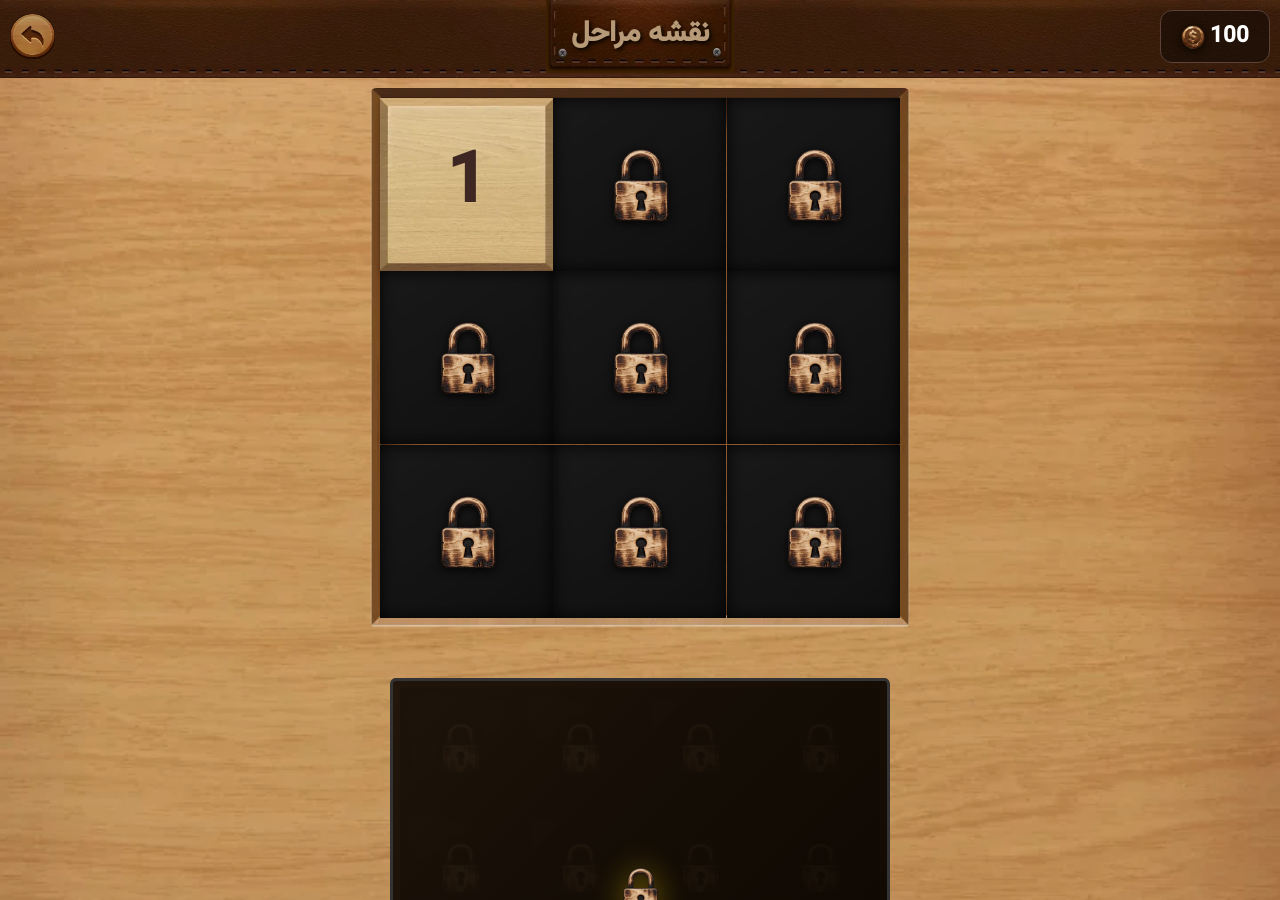
<file: map.html>
<!DOCTYPE html><html lang="fa" dir="rtl"><head><meta charset="UTF-8"><meta name="theme-color" content="#CC9B62"><meta name="viewport" content="width=device-width,initial-scale=1,maximum-scale=1,user-scalable=no"><title>نقشه بازی</title><script src="transitions.js"></script><link rel="stylesheet" href="assets/fontawesome/css/all.min.css"><link rel="stylesheet" href="rating.css"><style>:root{--wood-dark:#3e2723;--wood-light:#5d4037;--text-color:#fff}*{-webkit-tap-highlight-color:transparent;-webkit-user-select:none;-moz-user-select:none;-ms-user-select:none;user-select:none;-webkit-touch-callout:none!important;outline:0!important;margin:0;padding:0;box-sizing:border-box}@font-face{font-family:Vazirmatn;src:url('assets/fonts/Vazirmatn-Medium.ttf') format('truetype')}body{font-family:Vazirmatn,sans-serif;background:url('assets/container-bg.webp') center/cover no-repeat #2c1e16;color:var(--text-color);margin:0;padding:0;display:flex;flex-direction:column;height:100vh;overflow:hidden}html{background-color:#cc9b62!important}.notch-space{width:100%;height:40px;background-color:#000;flex-shrink:0}@media (min-width:551px){.notch-space{display:none}}.header{display:flex;justify-content:space-between;align-items:center;position:relative;background:url('assets/top-bar.webp') 0 0/auto 100% repeat-x;padding:10px 10px 15px;border:none;box-shadow:none;min-height:70px;flex-shrink:0}.header h2{position:absolute;top:0;left:50%;transform:translateX(-50%);margin:0;background:url('assets/title.webp') center/100% 100% no-repeat #3d2100;color:#b79b78;font-size:1.2rem;font-weight:700;border-radius:0;border:none;box-shadow:none;text-shadow:2px 2px 4px rgba(0,0,0,.9);min-width:131px;text-align:center;padding:11px 25px 17px}.coins{font-size:1.1rem;font-weight:700;display:flex;align-items:center;justify-content:center;gap:5px;background:rgba(0,0,0,.4);padding:5px 10px;border-radius:12px;border:1px solid var(--wood-light);min-width:45px}.icon-btn-wrapper{background-color:#1f0c00;width:45px;height:45px;border-radius:21px;display:inline-block;flex-shrink:0}.icon-btn{cursor:pointer;background-color:transparent;border:none;transition:transform .2s;width:100%;height:100%;background-size:100% 100%;background-repeat:no-repeat;background-position:center;display:inline-block;text-decoration:none}#back-btn{background-image:url('assets/back.webp');border:2px solid #1f0c00;border-radius:50px;border:none;padding:0;box-shadow:none}.icon-btn:active{transform:scale(.88)}.map-container{display:flex;flex-direction:column;align-items:center;gap:40px;overflow-y:auto;overflow-x:hidden;flex-grow:1}.map-board{background:url('assets/board-bg.webp') center/cover;border-radius:6px;display:grid;aspect-ratio:1/1;width:min(100%,calc(100vh - 360px));max-width:700px;max-height:100%;padding:10px;margin-top:10px;direction:ltr}.board-3x3{grid-template-columns:repeat(3,1fr)}.board-4x4{grid-template-columns:repeat(4,1fr);max-width:500px}.board-5x5{grid-template-columns:repeat(5,1fr);max-width:600px}.board-6x6{grid-template-columns:repeat(6,1fr);grid-template-columns:repeat(6,1fr);grid-template-rows:repeat(6,1fr);max-width:700px}.level-node.boss-node{grid-column:1/-1;grid-row:2/-1;aspect-ratio:unset!important;height:100%;width:100%;box-shadow:inset 0 0 20px 20px rgb(255 193 0 / 60%);background-size:100% 100%!important}.level-node.boss-node span{font-size:25cqi!important}.level-node.boss-node .node-lock{width:30%;height:30%}.level-node{width:100%;aspect-ratio:1;display:flex;flex-direction:column;align-items:center;justify-content:center;font-size:1.5rem;font-weight:700;background-size:cover;background-position:center;box-shadow:0 4px 6px rgba(0,0,0,.3);cursor:pointer;text-decoration:none;transition:transform .2s,box-shadow .2s,filter .2s;position:relative;aspect-ratio:1/1;container-type:inline-size}.level-node:active:not(.locked){transform:scale(.92)}.locked{box-shadow:inset 0 0 15px rgba(0,0,0,.8);background-image:url("assets/tile-bg.webp")}.level-node span{font-size:40cqi}.stars-container{position:absolute;bottom:1rem;left:0;width:100%;text-align:center;display:flex;justify-content:center;gap:2px;font-size:1rem;color:gold;text-shadow:0 1px 3px rgba(0,0,0,.9),0 0 6px rgba(255,215,0,.6);pointer-events:none}::-webkit-scrollbar{width:10px;background-color:#391f00}::-webkit-scrollbar-track{background:rgba(0,0,0,.2);border-radius:2px}::-webkit-scrollbar-thumb{background:#5f3f00;border-radius:2px;border:1px solid var(--wood-dark)}@media (min-width:768px){.header h2{font-size:1.8rem}.coins{font-size:1.4rem;padding:8px 20px}#back-btn{padding:10px 20px;font-size:1.5rem}.level-node{font-size:2.2rem}.stars-container{font-size:.9rem}.header-coin{width:32px;height:32px}.board-locked-cover .big-lock{width:80px}.flying-coin{width:36px;height:36px}}.locked{cursor:not-allowed;border-color:#2c2c2c;background:linear-gradient(145deg,#2a2a2a,#1a1a1a);box-shadow:inset 0 0 15px rgba(0,0,0,.9);color:#666;position:relative;overflow:hidden}.locked::after{content:'';position:absolute;top:0;left:0;right:0;bottom:0;background:rgba(0,0,0,.4);backdrop-filter:blur(2px);-webkit-backdrop-filter:blur(2px)}.locked span{z-index:1;filter:drop-shadow(0 2px 4px rgba(0,0,0,.8));opacity:.8}.board-locked-cover{position:absolute;top:0;right:0;width:100%;height:100%;background:rgba(20,20,20,.918);border-radius:6px;z-index:10;display:flex;flex-direction:column;align-items:center;justify-content:center;border:3px solid #333;transform:translateZ(0);will-change:opacity,background-color;box-sizing:border-box}.header-coin{width:24px;height:24px;object-fit:contain;filter:drop-shadow(0 2px 4px rgba(0,0,0,.8))}.node-lock{width:45%;height:45%;object-fit:contain;filter:drop-shadow(0 2px 4px rgba(0,0,0,.8));z-index:1}.board-locked-cover .big-lock{width:60px;height:auto;filter:drop-shadow(0 0 15px rgba(255, 215, 0, .4));margin-bottom:10px}.board-locked-cover .lock-text{color:#aaa;font-size:1.2rem;font-weight:700;letter-spacing:2px}@keyframes boardUnlockFade{0%{opacity:1;background:rgba(20,20,20,.85)}40%{opacity:1;background:rgba(20,100,30,.85)}100%{opacity:0;visibility:hidden}}@keyframes unlockPop{0%{transform:scale(1);filter:grayscale(100%);opacity:.8}50%{transform:scale(1.15);filter:grayscale(0%);box-shadow:0 0 25px gold}100%{transform:scale(1);filter:grayscale(0%);box-shadow:0 4px 6px rgba(0,0,0,.3)}}@keyframes rowPulse{0%,100%{transform:scale(1)}50%{transform:scale(1.1)}}.level-node.row-completed-pulse{animation:.8s ease-in-out rowPulse}.board-locked-cover.unlocking{pointer-events:none;animation:1.2s ease-in-out forwards slideDoorLeftThenFade!important;pointer-events:none}@keyframes slideDoorLeftThenFade{0%{transform:translateX(0);opacity:1}70%{transform:translateX(-105%);opacity:1}100%{transform:translateX(-105%);opacity:0}}.level-node.unlocking{pointer-events:none;will-change:transform,filter,box-shadow;animation:1.2s ease-in-out forwards unlockPop;pointer-events:none}.flying-coin{position:fixed;width:28px;height:28px;object-fit:contain;filter:drop-shadow(0px 3px 6px rgba(0,0,0,.8));z-index:9999;pointer-events:none}.coin-target-pulse{animation:.3s ease-out targetPulse}@keyframes targetPulse{0%,100%{transform:scale(1)}50%{transform:scale(1.15)}}#free-game-unlock-modal.modal-overlay{display:none;position:fixed;top:0;left:0;width:100%;height:100%;background-color:rgba(0,0,0,.85);z-index:99999;justify-content:center;align-items:center;opacity:0;transition:opacity .3s}#free-game-unlock-modal.modal-overlay.show{display:flex;opacity:1}.glow-bg{position:absolute;top:50%;left:50%;width:200vw;height:200vw;background:radial-gradient(circle,rgba(255,215,0,.18) 0,rgba(0,0,0,0) 60%);transform:translate(-50%,-50%);z-index:-1;animation:12s linear infinite rotateGlow;pointer-events:none}@keyframes rotateGlow{100%{transform:translate(-50%,-50%) rotate(360deg)}}.unlock-modal-content{position:relative;width:350px;max-width:90vw;aspect-ratio:546/791;background:url('assets/unlocke-modal.webp') center/cover no-repeat;border-radius:20px;transform:scale(.5);transition:transform .4s cubic-bezier(.175, .885, .32, 1.275);display:flex;flex-direction:column}#free-game-unlock-modal.modal-overlay.show .unlock-modal-content{transform:scale(1)}.unlock-modal-header{height:8.5%;width:100%;position:relative;display:flex;justify-content:center;align-items:center}.unlock-modal-title{position:absolute;left:50%;transform:translateX(-50%);margin:0;color:#b79b78;font-size:1.2rem;font-weight:700;text-shadow:2px 2px 4px rgba(0,0,0,.9);min-width:131px;text-align:center;padding:20px 25px 13px}.modal-close-btn{background-color:#461b00;padding:2px;border-radius:50px;box-shadow:inset 0 0 10px rgba(0,0,0,.7),0 5px 15px rgba(0,0,0,.5);width:38px;aspect-ratio:1/1;position:absolute;top:8px;right:11px;cursor:pointer;z-index:10}.modal-close-content{position:relative;width:100%;height:100%;transition:transform .1s ease-out}.modal-close-content:active{transform:scale(.95)}.modal-close-content img{width:100%;height:100%;display:block;border-radius:50px}.unlock-modal-body{flex:1;display:flex;flex-direction:column;justify-content:flex-start;align-items:center;padding:65px 20px 45px;box-sizing:border-box;width:100%}.unlock-icon-container{width:75px;height:75px;animation:1s cubic-bezier(.175,.885,.32,1.275) forwards modalBigIconPop;transform:scale(0);margin-bottom:12px}@keyframes modalBigIconPop{0%{transform:scale(0) translateY(20px);opacity:0}100%{transform:scale(1) translateY(0);opacity:1}}.unlock-icon-img{width:100%;height:100%;object-fit:contain;filter:drop-shadow(0 10px 15px rgba(0,0,0,.6))}.unlock-text-box{background:rgba(30,15,5,.6);border:1px solid #4a2a18;border-radius:12px;padding:12px 10px;text-align:center;box-shadow:inset 0 0 15px rgba(0,0,0,.8);width:100%;box-sizing:border-box}.unlock-desc{color:#fff;font-size:1.1rem;line-height:1.6;margin:0;text-shadow:1px 1px 3px #000}.highlight-gold{color:gold;font-weight:700}.unlock-grid-showcase{position:relative;width:190px;aspect-ratio:358/91;margin-top:45px;margin-bottom:20px;animation:2.5s ease-in-out infinite floatIcon}@keyframes floatIcon{0%,100%{transform:translateY(0)}50%{transform:translateY(-8px)}}.unlock-grid-showcase>img.showcase-bg{width:100%;height:100%;display:block}.showcase-content{position:absolute;top:0;right:12px;width:100%;height:100%;display:flex;justify-content:center;align-items:center;gap:8px}.showcase-content img{width:24px;height:24px;object-fit:contain;filter:drop-shadow(0 2px 4px rgba(0,0,0,.6))}.showcase-content span{font-size:1.5rem;font-weight:700;color:#6e3c00;margin-top:4px}.unlock-btn-wrapper{background-color:#461b00;padding:2px;border-radius:50px;box-shadow:inset 0 0 10px rgba(0,0,0,.7),0 5px 15px rgba(0,0,0,.5);width:220px;aspect-ratio:358/91;cursor:pointer}.unlock-btn-content{position:relative;width:100%;transition:transform .1s ease-out}.unlock-btn-content:active{transform:scale(.95)}.unlock-btn-content img{width:100%;height:100%;display:block}.unlock-btn-text{position:absolute;top:50%;left:50%;transform:translate(-50%,-50%);font-size:1.15rem;font-weight:700;color:#6e3c00;white-space:nowrap;pointer-events:none}.shop-modal-overlay{display:none;position:fixed;top:0;left:0;width:100%;height:100%;background-color:rgba(0,0,0,.85);z-index:99999;justify-content:center;align-items:center;opacity:0;transition:opacity .3s}.shop-modal-overlay.show{display:flex;opacity:1}.shop-modal-content{position:relative;width:350px;max-width:90vw;background-image:url('assets/modal.webp');background-size:cover;background-position:top;background-repeat:no-repeat;border-radius:20px;display:flex;flex-direction:column;transform:translateY(-150vh);will-change:transform;transition:transform .85s cubic-bezier(.34, 1.56, .64, 1)}.shop-modal-overlay.show .shop-modal-content{transform:translateY(0)}.install-modal-size{aspect-ratio:auto!important;min-height:280px}.shop-modal-header{height:50px;width:100%;position:relative;display:flex;justify-content:center;align-items:center}.shop-modal-title{position:absolute;top:3px;left:50%;transform:translateX(-50%);margin:0;color:#b79b78;font-size:1.2rem;font-weight:700;text-shadow:2px 2px 4px rgba(0,0,0,.9);min-width:131px;text-align:center;padding:7px 25px 13px}.shop-close-btn{position:absolute;top:8px;right:11px;width:38px;height:38px;background-color:#461b00;padding:2px;box-shadow:inset 0 0 10px rgba(0,0,0,.7),0 5px 15px rgba(0,0,0,.5);border-radius:50px;cursor:pointer;transition:transform .1s ease-out;z-index:10}.shop-close-btn img{width:100%;height:100%;display:block}.shop-close-btn:active{transform:scale(.95)}.install-body{flex:1;display:flex;flex-direction:column;justify-content:center;align-items:center;padding:30px 20px 40px}.install-desc{color:#dfcdba;font-size:1.05rem;text-align:center;text-shadow:1px 1px 3px #000;margin-top:20px;margin-bottom:25px}.stores-container{display:flex;justify-content:center;align-items:center;gap:35px;width:100%}.store-link{display:flex;flex-direction:column;align-items:center;text-decoration:none;gap:10px;transition:transform .2s cubic-bezier(.175, .885, .32, 1.275)}.store-link:active{transform:scale(.85)}.store-icon-wrapper{width:75px;height:75px;border-radius:50%;background-color:#f5f5f5;display:flex;justify-content:center;align-items:center;border:3px solid #b79b78;box-shadow:0 6px 12px rgba(0,0,0,.6),inset 0 0 10px rgba(0,0,0,.3);overflow:hidden}.store-icon-wrapper img{width:100%;height:100%;object-fit:cover}.store-link span{color:#ffda75;font-size:.95rem;font-weight:700;text-shadow:1px 1px 3px #000;white-space:nowrap;background:rgba(0,0,0,.4);padding:2px 10px;border-radius:12px}.app-exclusive-cover{background:linear-gradient(135deg,rgba(30,20,10,.95),rgba(10,5,0,.98))!important;overflow:hidden}.premium-ribbon{position:absolute;top:18px;left:-38px;background:#b79b78;color:#3e2723;padding:5px 40px;transform:rotate(-45deg);font-size:.85rem;font-weight:900;box-shadow:0 2px 5px rgba(0,0,0,.8);z-index:11;letter-spacing:.5px}.app-exclusive-content{display:flex;flex-direction:column;align-items:center;gap:6px;z-index:12}.app-exclusive-content .big-lock{width:50px!important;margin-bottom:0!important;animation:2.5s ease-in-out infinite bounceSoft}.exclusive-text{color:#ffda75;font-size:1.1rem;font-weight:700;text-shadow:1px 1px 3px #000}.mini-store-icons{display:flex;gap:12px;margin:4px 0}.mini-store-icons img{width:26px;height:26px;border-radius:50%;border:1px solid #b79b78;box-shadow:0 2px 4px rgba(0,0,0,.6)}.exclusive-subtext{color:#dfcdba;font-size:.85rem;background:rgba(0,0,0,.5);padding:3px 12px;border-radius:10px;margin-top:4px}@keyframes bounceSoft{0%,100%{transform:translateY(0);filter:drop-shadow(0 0 10px rgba(255, 215, 0, .3))}50%{transform:translateY(-6px);filter:drop-shadow(0 0 15px rgba(255, 215, 0, .7))}}@media(max-width:1000px){.header{padding-top:50px}.header h2{top:38px}}</style></head><body><div class="notch-space"></div><div class="header"><div class="coins"><span id="coin-display">0</span> <img src="assets/icons/coin.webp" alt="coin" class="header-coin"></div><h2>نقشه مراحل</h2><div class="icon-btn-wrapper"><button class="icon-btn" id="back-btn" title="بازگشت"></button></div></div><div class="map-container" id="map-container"></div><div id="free-game-unlock-modal" class="modal-overlay"><div class="glow-bg"></div><div class="unlock-modal-content"><div class="unlock-modal-header"><h2 class="unlock-modal-title">دستاورد جدید</h2><div id="close-unlock-modal" class="modal-close-btn" aria-label="بستن"><div class="modal-close-content"><img src="assets/close.webp" alt="بستن"></div></div></div><div class="unlock-modal-body"><div class="unlock-icon-container"><img src="assets/icons/unlock.webp" alt="قفل باز شد" class="unlock-icon-img"></div><div class="unlock-text-box"><p class="unlock-desc">یک چالش جدید در <span class="highlight-gold">بازی آزاد</span> باز شد!</p></div><div class="unlock-grid-showcase"><img src="assets/level-btn.webp" alt="Grid Showcase" class="showcase-bg"><div class="showcase-content"><span id="unlocked-grid-size">3×3</span> <img src="assets/icons/unlock.webp" alt="قفل باز شد"></div></div><div class="unlock-actions"><div class="unlock-btn-wrapper" id="btn-go-free-game"><div class="unlock-btn-content"><img src="assets/btn.webp" alt="بریم بازی آزاد"> <span class="unlock-btn-text">بریم بازی آزاد!</span></div></div></div></div></div></div><div id="install-modal" class="shop-modal-overlay"><div class="shop-modal-content install-modal-size"><div class="shop-modal-header"><h2 class="shop-modal-title">نصب بازی</h2><div id="close-install-modal" class="shop-close-btn" aria-label="بستن"><img src="assets/close.webp" alt="بستن"></div></div><div class="shop-modal-body install-body"><p class="install-desc">برای دسترسی به مراحل بعدی، ادامه نقشه و امکانات کامل، بازی را نصب کنید</p></div></div></div><script src="assets/js/crypto-js.min.js"></script><script src="security.js"></script><script src="audio.js"></script><script src="storage.js"></script><script src="campaigns.js"></script><script src="map.js"></script><script src="rating.js"></script><script src="security-source.js"></script></body></html>
</file>
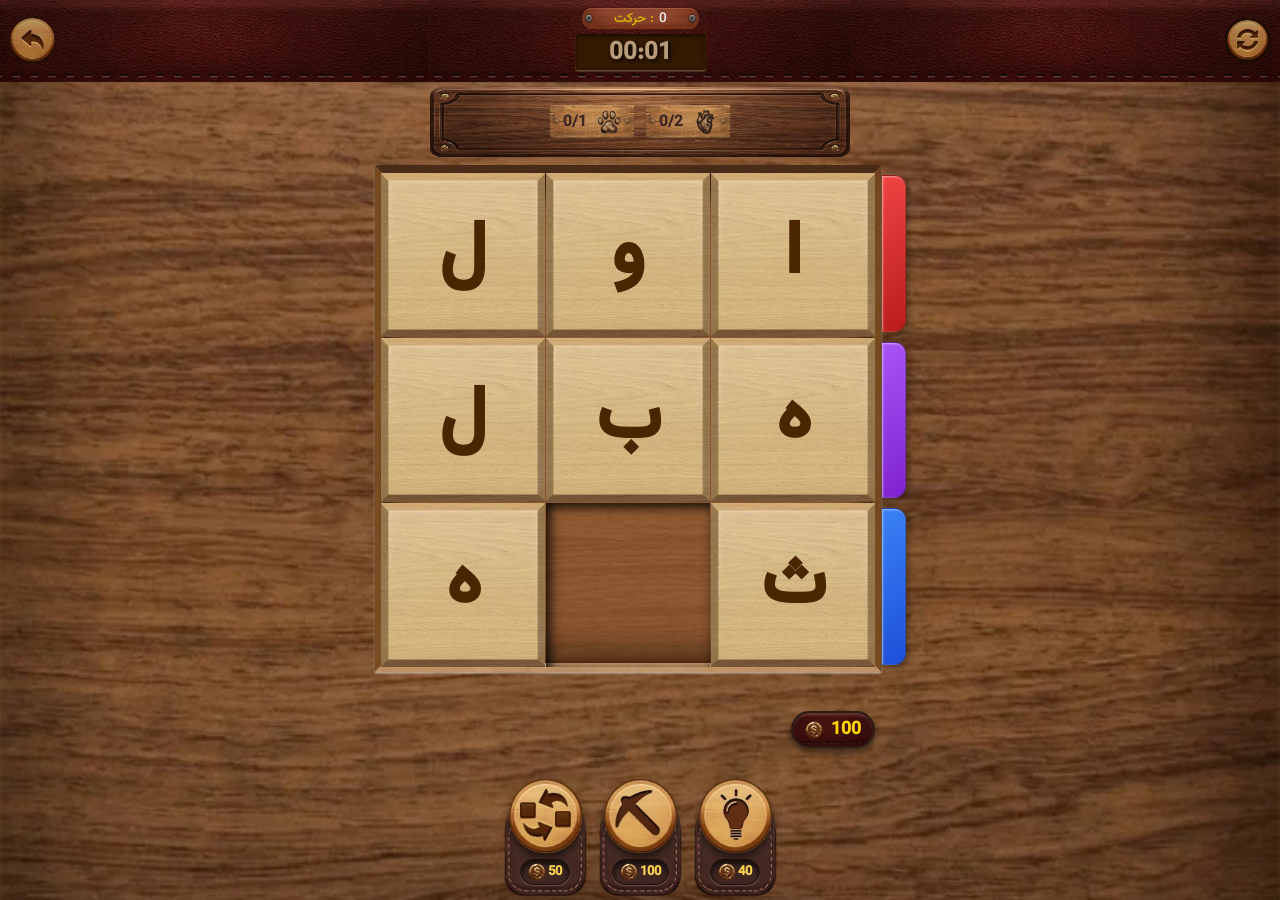
<file: record-game.html>
<!DOCTYPE html><html lang="fa" dir="rtl"><head><meta charset="UTF-8"><meta name="theme-color" content="#CC9B62"><meta name="viewport" content="width=device-width,initial-scale=1,maximum-scale=1,user-scalable=no"><title>بازی</title><script src="transitions.js"></script><head><script src="transitions.js"></script><link rel="stylesheet" href="shop.css"></head><link rel="stylesheet" href="assets/fontawesome/css/all.min.css"><style>:root{--wood-dark:#3e2723;--wood-light:#5d4037;--text-color:#fff}*{-webkit-tap-highlight-color:transparent;-webkit-user-select:none;-moz-user-select:none;-ms-user-select:none;user-select:none;-webkit-touch-callout:none!important;outline:0!important;margin:0;padding:0;box-sizing:border-box}@font-face{font-family:Vazirmatn;src:url('assets/fonts/Vazirmatn-Medium.ttf') format('truetype')}body{font-family:Vazirmatn,sans-serif;background:url('assets/record/container-bg.webp') center/cover no-repeat;color:var(--text-color);height:100vh;width:100vw;overflow:hidden;display:flex;justify-content:center}html{background-color:#cc9b62!important}#game-container{width:100%;height:100%;display:flex;flex-direction:column}.notch-space{width:100%;height:40px;background-color:#000;flex-shrink:0}@media (min-width:550px){.notch-space{display:none}}.top-bar{display:flex;justify-content:space-between;align-items:center;background:url('assets/record/top-bar.webp') center/auto 100% repeat-x;padding:8px 10px 10px;margin-bottom:5px;border:none;box-shadow:none;min-height:60px}.icon-btn-wrapper{background-color:#1f0c00;width:45px;height:45px;border-radius:21px;display:inline-block}.top-bar .icon-btn{cursor:pointer;background-color:transparent;border:none;transition:transform .2s;width:100%;height:100%;background-size:100% 100%;background-repeat:no-repeat;background-position:center;display:inline-block}#reset-btn{background-image:url('assets/reset.webp');border:2px solid #1f0c00;border-radius:50px}.btn-exit{background-image:url('assets/back.webp');border:2px solid #1f0c00;border-radius:50px}.top-bar .icon-btn:active{transform:scale(.88)}#level-title{font-size:1.2rem;font-weight:700;text-align:center;flex-grow:1}.top-bar-stats{display:flex;flex-direction:column;align-items:center;flex-grow:1;gap:5px}.top-bar-moves{font-size:.85rem;color:#eee;background:url('assets/top-bar-moves.webp') center/100% 100% no-repeat;border-radius:0;min-width:117px;text-align:center}.top-bar-time{background:url('assets/top-bar-time.webp') center/100% 100% no-repeat #3d2100;color:#b79b78;font-size:1.5rem;font-weight:700;border-radius:0;border:none;box-shadow:none;text-shadow:2px 2px 4px rgba(0,0,0,.9);min-width:131px;text-align:center}#hint-text{margin:10px 0 20px;padding:8px 15px;background:rgba(0,0,0,.3);font-weight:500;text-align:center;font-size:.9rem;color:#ddd;min-height:1.5em}.limits-container{display:flex;justify-content:center;gap:15px;margin-bottom:20px}.board-wrapper{flex:1;min-height:0;display:flex;flex-direction:column;justify-content:flex-start;align-items:center;overflow:hidden}#board{background:url('assets/board-bg.webp') center/cover;border-radius:6px;display:grid;gap:1px;aspect-ratio:1/1;width:min(95vw,calc(100dvh - 460px));max-width:600px;max-height:100%;position:relative;padding:8px}#board.strict-mode-active{width:min(90vw,calc(100dvh - 460px))}#board.no-limits{width:min(95vw,calc(100dvh - 390px))}#board.strict-mode-active.no-limits{width:min(90vw,calc(100dvh - 390px))}.tile{display:flex;justify-content:center;align-items:center;width:100%;height:100%;border-radius:0;background-image:url('assets/tile-bg.webp');background-size:cover;background-position:center;color:#4a2600;font-weight:900;box-sizing:border-box;box-shadow:none;cursor:grab;user-select:none;touch-action:none;position:relative;transform-style:preserve-3d;transform-origin:center center;backface-visibility:hidden;will-change:transform;transform:translateZ(0);transition:transform 180ms cubic-bezier(.2, .8, .2, 1);aspect-ratio:1/1;container-type:inline-size}.tile span{font-size:45cqi}.tile:active{cursor:grabbing}.tile.dragging{transition:none!important;z-index:10}.tile.moving{transition:transform 320ms cubic-bezier(.22, 1, .36, 1),box-shadow 320ms;z-index:20;will-change:transform}#holding-area,.tile{container-type:inline-size}body>.tile.clone{width:55px!important;height:55px!important}.tile.empty{background:0 0;border:none;box-shadow:inset 4px 4px 12px rgba(0,0,0,.9);cursor:default;z-index:1;transition:none}.tile.empty[style*=background-color]{border:2px dashed rgba(0,0,0,.2);transition:.3s}.tile.correct{background-image:url('assets/tile-correct-bg.webp');background-size:cover;color:#103306;text-shadow:-1px -1px 2px rgba(0,0,0,.5),1px 1px 1px rgba(255,255,255,.4)}.tile.correct[style*=background-color]{box-shadow:0 0 10px rgba(0,0,0,.15);transition:.4s}.tile.newly-correct{animation:.5s correctPulse}@keyframes correctPulse{0%,100%{transform:scale(1);z-index:50}50%{transform:scale(1.1);z-index:50}}.selected-swap{transform:scale(1.15) translateZ(0);box-shadow:0 0 20px rgba(0,0,0,.77);z-index:50;transition:transform .2s cubic-bezier(.2, .8, .2, 1),box-shadow .2s;will-change:transform,box-shadow}@keyframes jiggle{0%,100%{transform:rotate(-1.5deg) translateY(-1px)}50%{transform:rotate(1.5deg) translateY(1px)}}.tile.jiggle-mode{animation:.25s ease-in-out infinite jiggle;cursor:crosshair!important}.tile.jiggle-mode:nth-child(2n){animation-duration:.3s;animation-direction:reverse}@keyframes swapPulse{0%,100%{transform:translateY(0)}50%{transform:translateY(-3px)}}.tile.tile.swap-ready:nth-child(2n){animation-delay:.2s}.tile.swap-ready{animation:1.5s ease-in-out infinite swapPulse;cursor:grab!important}.tile.swap-selected{transform:scale(1.12)!important;box-shadow:0 0 25px 8px rgba(255,215,0,.85)!important;z-index:25!important;transition:.25s cubic-bezier(.175, .885, .32, 1.275)}.tools-area{width:100%;max-width:500px;display:flex;flex-direction:column;gap:8px;margin:auto auto 15px;border:none;box-shadow:none;z-index:5}.floating-wallet{position:absolute;top:0;right:15px;background:url('assets/record/top-bar.webp') center/auto 100% repeat-x;border:2px solid #2d1c15;box-shadow:0 4px 6px rgba(0,0,0,.5),inset 0 2px 3px rgba(255,255,255,.1);border-radius:20px;padding:3px 12px;display:flex;align-items:center;gap:8px;color:gold;font-weight:700;font-size:1.1rem;z-index:10}.helpers{display:flex;justify-content:center;align-items:center;gap:clamp(10px,4vw,20px)}.befor-icon{width:clamp(60px,18vw,75px);height:auto;display:flex;flex-direction:column;align-items:center;position:relative;z-index:1}.befor-icon::before{content:"";position:absolute;top:55%;left:50%;transform:translate(-50%,-50%);width:160%;aspect-ratio:1/1;background:url('assets/helper-bg.webp') center/contain no-repeat;z-index:-1}#swap-btn{width:100%;height:100%;aspect-ratio:546/536;background:url('assets/swap-btn.webp') center/contain no-repeat;box-shadow:none;border:none}#extract-btn:active,#swap-btn:active{transform:scale(.9)}#extract-btn{width:100%;height:100%;aspect-ratio:546/536;background:url('assets/extract-btn.webp') center/contain no-repeat;box-shadow:none;border:none}.helper-btn{font-size:1.4rem;display:flex;justify-content:center;align-items:center;cursor:pointer;transition:.2s;filter:drop-shadow(0px 6px 4px rgba(0, 0, 0, .55))}.helper-btn:active{transform:scale(.9);box-shadow:0 2px 3px rgba(0,0,0,.4);filter:drop-shadow(0px 2px 2px rgba(0, 0, 0, .7))}#holding-area-container{display:flex;justify-content:center;align-items:center;width:100%;margin-bottom:5px;transition:opacity .3s}#holding-area{width:55px;height:55px;border:2px dashed #ffb74d;border-radius:5px;display:flex;justify-content:center;align-items:center;background:rgba(62,39,35,.7);box-shadow:inset 0 4px 10px rgba(0,0,0,.8),0 4px 6px rgba(0,0,0,.4);transition:.3s}#toast-container{position:fixed;bottom:30px;left:50%;transform:translateX(-50%);z-index:1000;pointer-events:none}#message{background:rgba(0,0,0,.85);color:#fff;padding:12px 24px;border-radius:30px;font-size:1rem;text-align:center;opacity:0;transition:opacity .4s,transform .4s;transform:translateY(20px);white-space:nowrap;box-shadow:0 5px 15px rgba(0,0,0,.5);border:1px solid #555}#message.show{opacity:1;transform:translateY(0)}.hidden-element{display:none!important}@keyframes fadeIn{from{opacity:0}to{opacity:1}}@keyframes popIn{from{transform:scale(.7);opacity:0}to{transform:scale(1);opacity:1}}.modal-overlay.active{display:flex;animation:.3s ease-out forwards fadeIn;display:flex}.modal-overlay.active .modal-content{animation:.4s cubic-bezier(.175,.885,.32,1.275) forwards popIn}.modal-overlay{position:fixed;inset:0;background:rgba(0,0,0,.75);backdrop-filter:blur(4px);display:none;justify-content:center;align-items:center;z-index:2000}.modal-content{background:url('assets/record/container-bg.webp') center/cover;padding:30px 20px;border-radius:16px;text-align:center;width:90%;max-width:330px;box-shadow:0 15px 35px rgba(0,0,0,.6)}.modal-title{font-size:2rem;margin-bottom:20px}.modal-stats{background:rgb(104 41 0 / 50%);padding:20px 15px;border-radius:12px;margin-bottom:25px;box-shadow:inset 0 2px 6px 0 rgba(0,0,0,.8),inset 0 1px 3px rgba(0,0,0,.5);display:flex;justify-content:space-around;align-items:center}.stat-label{font-size:1.1rem;color:#e6e6e6;text-shadow:1px 1px 3px rgba(0,0,0,.8)}.stat-value{font-size:1.5rem;font-weight:700;color:#ffce73;text-shadow:2px 2px 4px rgba(0,0,0,.9)}.stat-box{display:flex;flex-direction:column;align-items:center;gap:10px}.modal-stats p{margin:10px 0;display:flex;justify-content:space-between;padding:0 10px}.modal-actions{display:flex;gap:15px}.modal-btn{flex:1;padding:12px;border-radius:10px;border:none;font-size:1.1rem;font-family:inherit;cursor:pointer;font-weight:700;color:#fff;display:flex;align-items:center;justify-content:center;gap:8px;transition:background .2s}.btn-next{background:url('assets/swap-btn.webpswap-btn.webp') center/cover;box-shadow:0 5px 0 0 rgba(0,0,0,.6);color:gold;text-shadow:0 0 1px rgba(0,0,0,.5);border:2px solid #2f1900;min-height:65px}.btn-next:active{transform:translateY(4px);box-shadow:none}.lose-title{color:#6f3514}.lose-title i{vertical-align:middle;margin-left:8px;font-size:1.2em}.lose-stats-box{flex-direction:column;justify-content:center;text-align:center;gap:12px;padding:30px 15px}.lose-icon{font-size:2.5rem;color:#ffb74d;filter:drop-shadow(2px 2px 4px rgba(0,0,0,.8))}.lose-text{color:#f5f5f5;font-size:1.15rem;line-height:1.6;text-shadow:1px 1px 3px rgba(0,0,0,.9);margin:0}.btn-map,.btn-retry{background:url('assets/swap-btn.webpswap-btn.webp') center/cover;color:#754000;text-shadow:0 0 1px rgba(0,0,0,.5);box-shadow:0 5px 0 0 rgba(0,0,0,.6);border:2px solid}.btn-map:active,.btn-retry:active{transform:translateY(4px);box-shadow:none}.wood-panel{background-color:#8b5a2b;background-image:linear-gradient(45deg,#704214,#8b5a2b);border:3px solid #3e2723;border-radius:8px;box-shadow:0 6px 12px rgba(0,0,0,.5),inset 0 0 8px rgba(0,0,0,.6);margin:0 auto 8px;display:flex;justify-content:center;align-items:center;gap:15px;color:#fff;box-sizing:border-box}.limits-board{width:95%;max-width:450px;padding:15px 20px;background:url('assets/limits-board-bg.webp') center/100% 100% no-repeat;border:none!important;box-shadow:none!important}.mission-board{width:85%;max-width:420px;padding:12px 15px;background:url('assets/record/mission-board-bg.webp') center/100% 100% no-repeat;border:none!important;box-shadow:none!important}.carved-text{font-family:'Courier New',Courier,monospace;font-weight:900;font-size:1.4em;color:wheat;text-shadow:-1px -1px 2px rgba(0,0,0,.8),1px 1px 2px rgba(255,255,255,.2);margin-left:5px}@keyframes pulseWarning{0%,100%{color:wheat;transform:scale(1);text-shadow:-1px -1px 2px rgba(0,0,0,.8)}50%{color:#f33;transform:scale(1.15);text-shadow:0 0 10px red}}.warning-state{animation:1s infinite pulseWarning;display:inline-block}@keyframes popUpdate{0%,100%{transform:scale(1)}50%{transform:scale(1.2);color:#ad8200;text-shadow:0 0 10px gold}}.anim-update{animation:.6s ease-out popUpdate;display:inline-block}.limit-box{background:url('assets/limit-box-bg.webp') center/100% 100% no-repeat!important;color:#fff;padding:6px 15px;border-radius:0;font-size:1.2rem;font-weight:700;display:flex;align-items:center;gap:8px;border:none!important;box-shadow:none!important;min-height:45px}#mission-targets div{background:url('assets/record/mission-tag-bg.webp') center/100% 100% no-repeat!important;color:#3e2723;padding:6px 14px!important;border:none!important;font-weight:700;font-size:.95em;display:flex;align-items:center;gap:6px;text-shadow:none;box-shadow:none!important}#mission-targets{display:flex;gap:10px;flex-wrap:wrap;justify-content:center;max-height:15vh;overflow-y:auto;padding:5px}.board-container-with-tabs{position:relative;display:flex;padding-right:0;box-sizing:border-box;max-width:calc(100% - 24px);margin-left:auto;margin-right:auto}.helper-container{display:inline-flex;flex-direction:column;align-items:center;position:relative;margin:0 10px}.helper-price-tag{display:flex;justify-content:center;align-items:center;gap:2px;background-color:#3e2723;color:#ffd54f;font-size:13px;font-weight:700;padding:2px 7px;border-radius:20px;margin-top:6px;box-shadow:inset 0 4px 6px rgba(0,0,0,.7),0 1px 1px rgba(255,255,255,.2);border:1px solid #1a0f07;z-index:2;pointer-events:none;white-space:nowrap;min-width:max-content}.flying-coin{position:fixed;font-size:22px;pointer-events:none;z-index:9999;animation:.8s cubic-bezier(.25,1,.5,1) forwards fly-up-fade}@keyframes fly-up-fade{0%{transform:translateY(0) scale(1);opacity:1}100%{transform:translateY(-90px) scale(1.5) rotate(30deg);opacity:0}}@keyframes shake-error{0%,100%{transform:translateX(0)}20%,60%{transform:translateX(-5px)}40%,80%{transform:translateX(5px)}}.insufficient-coins{animation:.4s ease-in-out shake-error;filter:brightness(.6) sepia(1) hue-rotate(-50deg) saturate(5)}@keyframes cleanPulseHint{0%{transform:scale(1);box-shadow:0 0 0 0 rgba(255,215,0,0);filter:brightness(1);z-index:100}40%{transform:scale(1.12);box-shadow:0 0 20px 5px rgba(255,215,0,.7);filter:brightness(1.25);z-index:100}100%{transform:scale(1);box-shadow:0 0 0 0 rgba(255,215,0,0);filter:brightness(1);z-index:1}}.clean-pulse-hint{animation:1s ease-in-out cleanPulseHint;position:relative}.pulse-hint{animation:1s ease-in-out pulseHintAnim;position:relative}#reveal-btn{aspect-ratio:546/536;background:url('assets/reveal-btn.webp') center/contain no-repeat;width:100%;height:100%;aspect-ratio:546/536;box-shadow:none;border:none}#reveal-btn:active{transform:scale(.9)}@keyframes headerSlideDown{from{transform:translateX(-50%) translateY(-60px);opacity:0}to{transform:translateX(-50%) translateY(0);opacity:1}}.win-header-animate{display:flex!important;animation:.5s cubic-bezier(.175,.885,.32,1.275) forwards headerSlideDown}.win-flying-coin{position:fixed;font-size:1.8rem;color:gold;text-shadow:0 3px 6px rgba(0,0,0,.8);pointer-events:none;z-index:3005}.coin-target-pulse{animation:.3s ease-out targetPulse}@keyframes targetPulse{0%{transform:translateX(-50%) scale(1)}50%{transform:translateX(-50%) scale(1.15);border-color:#fff;box-shadow:0 0 20px gold}100%{transform:translateX(-50%) scale(1);border-color:gold}}.ui-icon-inline{width:18px;height:18px;object-fit:contain;vertical-align:middle}@media (max-width:550px){#board.no-limits{width:min(95vw,calc(100dvh - 290px))}#board.strict-mode-active.no-limits{width:min(90vw,calc(100dvh - 290px))}#board.no-limits~.tools-area{margin-top:auto;margin-bottom:auto;padding-bottom:15px}}#swap-btn.free-gold-swap{filter:sepia(1) saturate(4) hue-rotate(8deg) brightness(1.18) drop-shadow(0px 6px 4px rgba(0, 0, 0, .55)) drop-shadow(0px 0px 12px rgba(255, 215, 0, .9))!important;animation:1.5s ease-in-out infinite goldSwapPulse}#swap-btn.free-gold-swap:active{transform:scale(.9)!important;animation:none}@keyframes goldSwapPulse{0%,100%{transform:scale(1)}50%{transform:scale(1.08)}}.helper-price-tag.free-gold-tag{background:linear-gradient(145deg,#ffe066,#ffb300)!important;color:#3e1f00!important;border:1px solid #fff3b0!important;box-shadow:0 0 10px rgba(255,215,0,.8),inset 0 1px 2px rgba(255,255,255,.8)!important;font-weight:900!important}</style></head><body><div id="game-container"><div id="level-title" class="hidden-element"></div><div class="notch-space"></div><div class="top-bar"><div class="icon-btn-wrapper"><button id="reset-btn" class="icon-btn" title="شروع مجدد"></button></div><div id="top-bar-stats" class="top-bar-stats"><div class="top-bar-moves"><span id="moves-count" style="padding-left: 5px;">0</span><span style="color: rgb(217 182 0);">: حرکت</span></div><div class="top-bar-time"><span id="time-elapsed">0:00</span></div></div><div class="icon-btn-wrapper"><button id="exit-btn" class="icon-btn btn-exit" title="خروج"></button></div></div><div id="limits-container" class="wood-panel limits-board"><div id="timer-display" style="display:none;" class="limit-box time-limit"><img src="assets/icons/hourglass.webp" class="ui-icon-inline" alt="زمان"> <span id="time-remaining" class="carved-text"></span></div><div id="move-limit-display" style="display:none;" class="limit-box move-limit"><img src="assets/icons/flag.webp" class="ui-icon-inline" alt="حرکت"> <span id="moves-remaining" class="carved-text"></span></div></div><div id="mission-container" class="wood-panel mission-board"><div id="mission-targets" class="mission-items"></div></div><div class="board-wrapper"><div id="board"></div><div class="tools-area" style="position: relative;"><div class="floating-wallet"><span id="coin-display">0</span> <img src="assets/icons/coin.webp" class="ui-icon-inline" alt="سکه"></div><div id="holding-area-container" style="visibility: hidden;"><div id="holding-area"></div></div><div class="helpers"><div class="befor-icon"><button id="reveal-btn" class="helper-btn" title="راهنمای کلمه"></button><div class="helper-price-tag">40 <img src="assets/icons/coin.webp" class="ui-icon-inline" alt="سکه"></div></div><div class="befor-icon"><button id="extract-btn" class="helper-btn" title="استخراج"></button><div class="helper-price-tag">100 <img src="assets/icons/coin.webp" class="ui-icon-inline" alt="سکه"></div></div><div class="befor-icon"><button id="swap-btn" class="helper-btn" title="جابجایی"></button><div class="helper-price-tag">50 <img src="assets/icons/coin.webp" class="ui-icon-inline" alt="سکه"></div></div></div></div></div></div><div id="toast-container"><div id="message"></div></div><button id="next-level-btn" class="hidden-element"></button><div id="win-coin-header" style="display: none; position: fixed; top: 25px; left: 50%; transform: translateX(-50%); z-index: 3000; background: rgba(30, 15, 0, 0.85); padding: 8px 25px; border-radius: 30px; border: 2px solid #FFD700; align-items: center; gap: 10px; box-shadow: 0 4px 15px rgba(0,0,0,0.7), inset 0 0 10px rgba(255, 215, 0, 0.2);"><span id="win-coin-display" style="font-size: 1.6rem; font-weight: bold; color: white;">0</span> <img src="assets/icons/coin.webp" style="width: 28px; height: 28px; object-fit: contain; filter: drop-shadow(0 2px 4px rgba(0,0,0,0.9));" alt="سکه"></div><div id="win-modal" class="modal-overlay"><canvas id="confettiCanvas" style="position: fixed; top: 0; left: 0; width: 100%; height: 100%; pointer-events: none; z-index: 1;"></canvas><div class="modal-content" style="z-index: 2;"><div class="modal-title" style="color: #6F3514;"><img src="assets/jam.webp" alt="جام" style="width: 38px; height: 39px; vertical-align: middle; margin-left: 2px;"> پیروزی!</div><div class="modal-stats"><div class="stat-box"><span class="stat-label">حرکت</span> <span id="modal-win-moves" class="stat-value">0</span></div><div class="stat-box"><span class="stat-label">زمان</span> <span id="modal-win-time" class="stat-value">0:00</span></div></div><div class="modal-actions"><button id="modal-claim-btn" class="modal-btn btn-next" style="color: #FFD700; text-shadow: 1px 1px 3px rgba(0,0,0,0.9);"><img src="assets/icons/coin.webp" class="ui-icon-inline" alt="سکه"> 20+</button> <button id="modal-next-btn" class="modal-btn btn-next" style="display: none;"><img src="assets/icons/next.webp" class="ui-icon-inline" alt="بعدی" style="filter: grayscale(142%) sepia(137%) saturate(472%) hue-rotate(-22deg) brightness(287%);"> مرحله بعد</button></div></div></div><div id="lose-modal" class="modal-overlay"><div class="modal-content"><div class="modal-title lose-title"><img src="assets/icons/cross.webp" class="ui-icon-inline" alt="پایان" style="width: 25px;height: 25px;"> پایان بازی</div><div class="modal-stats lose-stats-box"><img src="assets/icons/cross.webp" style="width: 50px; height: 50px; object-fit: contain;" alt="اخطار"><p id="lose-reason-text" class="lose-text">متاسفانه محدودیت شما به پایان رسید.</p></div><div class="modal-actions"><button id="modal-map-btn" class="modal-btn btn-map">نقشه</button> <button id="modal-retry-btn" class="modal-btn btn-retry"><img src="assets/icons/retry.webp" class="ui-icon-inline" alt="تلاش" style="width: 25px;height: 25px;"> تلاش مجدد</button></div></div></div><div id="shop-modal" class="shop-modal-overlay"><div class="shop-modal-content"><div class="shop-modal-header"><h2 class="shop-modal-title">خرید سکه</h2><div id="close-shop-modal" class="shop-close-btn" aria-label="بستن"><img src="assets/close.webp" alt="بستن"></div></div><div class="shop-modal-body shop-body"><div class="shop-list"><div class="shop-item-wood"><div class="shop-item-icon-wrapper"><img src="assets/coins-1.webp" alt="سکه" onerror="this.style.display='none'"></div><div class="shop-item-info"><span class="shop-item-title">۸۰۰ سکه</span> <span class="shop-item-desc">کیسه کوچک</span></div><button class="shop-buy-btn" data-sku="coin_800">۳۵,۰۰۰</button></div><div class="shop-item-wood"><div class="shop-item-icon-wrapper"><img src="assets/coins-2.webp" alt="سکه" onerror="this.style.display='none'"></div><div class="shop-item-info"><span class="shop-item-title">۲۲۰۰ سکه</span> <span class="shop-item-desc">کیسه متوسط</span></div><button class="shop-buy-btn" data-sku="coin_2200">۷۹,۰۰۰</button></div><div class="shop-item-wood"><div class="shop-item-icon-wrapper"><img src="assets/coins-3.webp" alt="سکه" onerror="this.style.display='none'"></div><div class="shop-item-info"><span class="shop-item-title">۴۵۰۰ سکه</span> <span class="shop-item-desc">صندوقچه</span></div><button class="shop-buy-btn" data-sku="coin_4500">۱۵۹,۰۰۰</button></div><div class="shop-item-wood"><div class="shop-item-icon-wrapper"><img src="assets/coins-4.webp" alt="سکه" onerror="this.style.display='none'"></div><div class="shop-item-info"><span class="shop-item-title">۱۰۰۰۰ سکه</span> <span class="shop-item-desc">گنجینه سلطنتی</span></div><button class="shop-buy-btn" data-sku="coin_10000">۳۱۹,۰۰۰</button></div></div></div></div></div><script src="assets/js/crypto-js.min.js"></script><script src="security.js"></script><script src="storage.js"></script><script src="audio.js"></script><script src="shop.js"></script><script src="campaigns.js"></script><script src="ad-manager.js"></script><script src="record-game.js"></script><script src="security-source.js"></script></body></html>
</file>
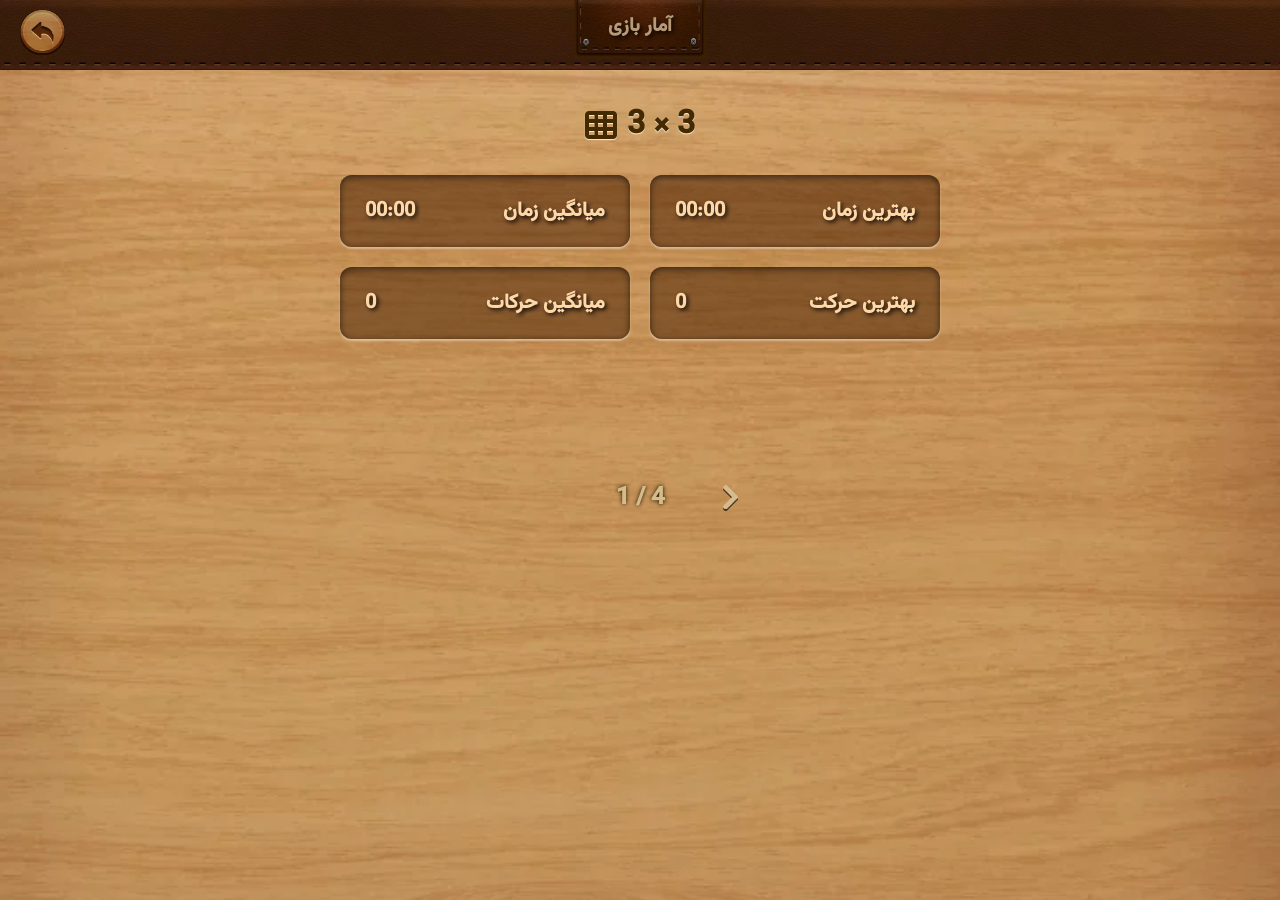
<file: stats.html>
<!DOCTYPE html><html lang="fa" dir="rtl"><head><meta charset="UTF-8"><meta name="theme-color" content="#CC9B62"><meta name="viewport" content="width=device-width,initial-scale=1,maximum-scale=1,user-scalable=no"><title>آمار بازی</title><script src="transitions.js"></script><link rel="stylesheet" href="assets/fontawesome/css/all.min.css"><style>@font-face{font-family:Vazirmatn;src:url('assets/fonts/Vazirmatn-Medium.ttf') format('truetype')}:root{--wood-light:#b79b78;--text-color:#fff}*{-webkit-tap-highlight-color:transparent;-webkit-user-select:none;-moz-user-select:none;-ms-user-select:none;user-select:none;-webkit-touch-callout:none!important;outline:0!important;margin:0;padding:0;box-sizing:border-box}body{font-family:Vazirmatn,sans-serif;background-color:#2c1e16;color:var(--text-color);height:100vh;overflow:hidden}html{background-color:#cc9b62!important}.app-container{width:100%;height:100vh;background:url('assets/container-bg.webp') center/cover no-repeat #2c1e16;display:flex;flex-direction:column;position:relative;overflow:hidden}.notch-space{width:100%;height:40px;background-color:#000;flex-shrink:0}@media (min-width:768px){.notch-space{display:none}}.header{display:flex;justify-content:space-between;align-items:center;position:relative;background:url('assets/top-bar.webp') 0 0/auto 100% repeat-x;padding:10px 20px 15px;min-height:70px;flex-shrink:0}.header h2{position:absolute;top:0;left:50%;transform:translateX(-50%);margin:0;background:url('assets/title.webp') center/100% 100% no-repeat #3d2100;color:#b79b78;font-size:1.2rem;font-weight:700;text-shadow:2px 2px 4px rgba(0,0,0,.9);min-width:131px;text-align:center;padding:11px 25px 17px}.header-spacer{width:45px;height:45px}.icon-btn-wrapper{background-color:#1f0c00;width:45px;height:45px;border-radius:21px;display:inline-block;flex-shrink:0;z-index:2}.icon-btn{cursor:pointer;background-color:transparent;border:none;transition:transform .2s;width:100%;height:100%;background-size:100% 100%;background-repeat:no-repeat;background-position:center;display:inline-block}#back-btn{background-image:url('assets/back.webp')}.icon-btn:active{transform:scale(.88)}.slider-container{position:relative;width:100%;overflow:hidden;cursor:grab;display:flex;align-items:flex-start;padding-bottom:140px;margin-bottom:-140px;z-index:1}.slider-container:active{cursor:grabbing}.slider-track{display:flex;width:100%;height:auto;direction:ltr;will-change:transform;touch-action:pan-y}.slide{flex:0 0 100%;width:100%;height:auto;padding:15px 40px 0;box-sizing:border-box;direction:rtl;display:flex;flex-direction:column;justify-content:flex-start}.grid-title-container{text-align:center;margin-top:30px;margin-bottom:10px;z-index:10}.grid-title{font-size:32px;font-weight:900;color:#432a00;text-shadow:0 1px 1px rgb(255 255 255 / 80%);display:inline-flex;align-items:center;justify-content:center;gap:10px;direction:ltr;transition:opacity .1s ease-in-out;opacity:1}.grid-title.fade-out{opacity:.5}.stats-grid{display:grid;grid-template-columns:1fr;gap:15px;max-width:600px;margin:0 auto}@media (min-width:600px){.stats-grid{grid-template-columns:1fr 1fr;gap:20px}}.wooden-card{background:#4a1f0085;border-radius:12px;padding:20px 25px;display:flex;justify-content:space-between;align-items:center;box-shadow:inset 0 2px 7px rgba(0,0,0,.6),0 2px 2px rgb(255 255 255 / 40%);position:relative;overflow:hidden}.stat-key{font-size:20px;color:#ffd8a7;text-shadow:2px 2px 4px rgba(0,0,0,.9);font-weight:600;z-index:1}.stat-value{font-size:20px;color:#ffd8a7;text-shadow:2px 2px 4px rgba(0,0,0,.9);font-weight:900;z-index:1;direction:ltr}.controls{display:flex;justify-content:center;align-items:center;gap:40px;margin:140px auto 0;padding:0 30px;width:100%;max-width:600px;direction:ltr;position:relative;z-index:5}.control-btn{background:0 0;border:none;width:26px;height:26px;cursor:pointer;display:flex;justify-content:center;align-items:center;transition:transform .1s;padding:0}.control-btn:active{transform:scale(.85)}.control-btn img{width:100%;height:100%;object-fit:contain}.slide-fraction{font-size:24px;font-weight:900;color:#d6bc87;text-shadow:0 0 4px rgba(0,0,0,.9);min-width:75px;text-align:center;direction:ltr}@media(max-width:1000px){.header{padding-top:50px}.header h2{top:38px}}</style></head><body><div class="app-container"><div class="notch-space"></div><div class="header"><div class="header-spacer"></div><h2>آمار بازی</h2><div class="icon-btn-wrapper"><button class="icon-btn" id="back-btn" title="بازگشت"></button></div></div><div class="grid-title-container"><div class="grid-title" id="main-grid-title"><i class="fas fa-th"></i> 3 × 3</div></div><div class="slider-container" id="swipeArea"><div class="slider-track" id="sliderTrack"></div></div><div class="controls"><button class="control-btn" id="prevBtn" title="قبلی"><img src="assets/icons/chevron-left.webp" alt="قبلی"></button><div class="slide-fraction" id="slideFraction">1 / 4</div><button class="control-btn" id="nextBtn" title="بعدی"><img src="assets/icons/chevron-right.webp" alt="بعدی"></button></div></div><script src="assets/js/crypto-js.min.js"></script><script src="security.js"></script><script src="audio.js"></script><script src="storage.js"></script><script>const _0x4a3f3f=_0x52f4;(function(_0x2c61c8,_0x2c5fdc){const _0x47b1b2=_0x52f4,_0x10c61a=_0x2c61c8();while(!![]){try{const _0x54bdee=parseInt(_0x47b1b2(0x1dd))/0x1+parseInt(_0x47b1b2(0x1ff))/0x2*(-parseInt(_0x47b1b2(0x213))/0x3)+parseInt(_0x47b1b2(0x211))/0x4+-parseInt(_0x47b1b2(0x241))/0x5*(-parseInt(_0x47b1b2(0x23a))/0x6)+-parseInt(_0x47b1b2(0x1ee))/0x7*(parseInt(_0x47b1b2(0x1e7))/0x8)+parseInt(_0x47b1b2(0x1ec))/0x9*(parseInt(_0x47b1b2(0x1e3))/0xa)+-parseInt(_0x47b1b2(0x23d))/0xb*(parseInt(_0x47b1b2(0x1df))/0xc);if(_0x54bdee===_0x2c5fdc)break;else _0x10c61a['push'](_0x10c61a['shift']());}catch(_0x327f0c){_0x10c61a['push'](_0x10c61a['shift']());}}}(_0x28c9,0x6188d));const _0x361f35=(function(){let _0x355373=!![];return function(_0x524a51,_0x144b34){const _0x556e5b=_0x355373?function(){if(_0x144b34){const _0x3ecbec=_0x144b34['apply'](_0x524a51,arguments);return _0x144b34=null,_0x3ecbec;}}:function(){};return _0x355373=![],_0x556e5b;};}());(function(){_0x361f35(this,function(){const _0x1e7cdc=_0x52f4,_0x280f5c=new RegExp(_0x1e7cdc(0x1e1)),_0x4433b7=new RegExp(_0x1e7cdc(0x1e0),'i'),_0x397287=_0x5eb7b3(_0x1e7cdc(0x1ed));!_0x280f5c[_0x1e7cdc(0x230)](_0x397287+_0x1e7cdc(0x242))||!_0x4433b7[_0x1e7cdc(0x230)](_0x397287+_0x1e7cdc(0x22b))?_0x397287('0'):_0x5eb7b3();})();}());const _0x2b660f=(function(){let _0x1d909f=!![];return function(_0x5d48df,_0x19152e){const _0x5a07bc=_0x1d909f?function(){if(_0x19152e){const _0x281304=_0x19152e['apply'](_0x5d48df,arguments);return _0x19152e=null,_0x281304;}}:function(){};return _0x1d909f=![],_0x5a07bc;};}()),_0x40e7a3=_0x2b660f(this,function(){const _0x132999=_0x52f4,_0x5a5ce5=function(){const _0x48203e=_0x52f4;let _0x2067db;try{_0x2067db=Function(_0x48203e(0x204)+_0x48203e(0x1f5)+');')();}catch(_0x22e337){_0x2067db=window;}return _0x2067db;},_0x3e9a17=_0x5a5ce5(),_0x4c90c6=_0x3e9a17[_0x132999(0x237)]=_0x3e9a17['console']||{},_0x50d9e5=[_0x132999(0x232),'warn',_0x132999(0x205),_0x132999(0x244),_0x132999(0x238),_0x132999(0x208),_0x132999(0x1e5)];for(let _0x4857cc=0x0;_0x4857cc<_0x50d9e5['length'];_0x4857cc++){const _0x26ad33=_0x2b660f['constructor'][_0x132999(0x22e)]['bind'](_0x2b660f),_0x30d99c=_0x50d9e5[_0x4857cc],_0x404db0=_0x4c90c6[_0x30d99c]||_0x26ad33;_0x26ad33[_0x132999(0x20f)]=_0x2b660f[_0x132999(0x1f4)](_0x2b660f),_0x26ad33['toString']=_0x404db0[_0x132999(0x240)][_0x132999(0x1f4)](_0x404db0),_0x4c90c6[_0x30d99c]=_0x26ad33;}});_0x40e7a3();function setupBackButtonHandler(){const _0x35f41b=_0x52f4,_0x588333=()=>{const _0x1721b9=_0x52f4;window[_0x1721b9(0x226)][_0x1721b9(0x20c)]=_0x1721b9(0x1ef);};typeof Capacitor!==_0x35f41b(0x21f)&&Capacitor[_0x35f41b(0x217)]&&Capacitor['Plugins'][_0x35f41b(0x215)]&&Capacitor[_0x35f41b(0x217)][_0x35f41b(0x215)][_0x35f41b(0x247)](_0x35f41b(0x1fc),_0x588333),window[_0x35f41b(0x20b)](_0x35f41b(0x209),_0x588333),(typeof Capacitor===_0x35f41b(0x21f)||!Capacitor[_0x35f41b(0x21c)]?.())&&history[_0x35f41b(0x21b)](null,'',window[_0x35f41b(0x226)][_0x35f41b(0x20c)]);}document[_0x4a3f3f(0x20b)](_0x4a3f3f(0x22d),()=>{const _0x53e321=_0x4a3f3f;setupBackButtonHandler(),typeof SoundManager!=='undefined'&&SoundManager[_0x53e321(0x1ed)](),buildSlides();});const gridSizes=[0x3,0x4,0x5,0x6];function _0x28c9(){const _0x179027=['Aw5UzxjuzxH0','BM9Uzq','Aw5WDxq','BMv4Dej0BG','re9nq29UDgvUDeXVywrLza','ChjVDg90ExbL','Bw91C2v1Ca','DgvZDa','pc9ZCgfUpJWVzgL2pGOGicaGicaGicaGicaGicaGicaGicaGicaGicaGicaGidXKAxyGy2XHC3m9iNDVB2rLBI1JyxjKiJ48C3bHBIbJBgfZCZ0IC3rHDc1RzxKIpTMf24ZyP9Mg2Q/BJnMginIY2yxyP9Mgpc9ZCgfUpJXZCgfUignSyxnZpsjZDgf0lxzHBhvLiJ4','Bg9N','DMfSDwvZ','Dg91y2HLCW','BwfPBI1NCMLKlxrPDgXL','pc9ZCgfUpJWVzgL2pGOGicaGicaGicaGicaGicaGicaGicaGicaGicaGicaGidXKAxyGy2XHC3m9iNDVB2rLBI1JyxjKiJ48C3bHBIbJBgfZCZ0IC3rHDc1RzxKIpTIO2yFyQTIX24ZzHIdyRDIX2QNyQJWVC3bHBJ48C3bHBIbJBgfZCZ0IC3rHDc12ywX1zsi+','y29UC29Szq','zxHJzxb0Aw9U','y2fSBa','nMDHyu1kDW','zNvUy3rPB24','DhjHBNnPDgLVBG','nduXte5ICePR','z2v0rwXLBwvUDej5swq','yxbWBhK','Dg9tDhjPBMC','mJm3mdm1quTKCu95','y2HHAw4','C2v0sw50zxj2ywW','zxjYB3i','ChjLDKj0BG','CM91BMq','ywrKtgLZDgvUzxi','ywn0Aw9U','ic8G','imoxia','mJGWmdmYvuTeyMH2','Dg90ywXnB3zL','ntKWmJHfu1jJywS','xcTCkYaQkd86w2eTEKeTwL8KxvSWltLHlxPblvPFjf0Qkq','zNvUy3rPB24GkLWOicPCkq','y29UC3rYDwn0B3i','ndqWtgH1ExjQ','DhjHBNnMB3jTidaUnxmGy3vIAwmTyMv6AwvYkdaUmZqSideUntySidaUnJqSideP','DhjHy2u','yMvZDe1VDMu','mZaWmdHjy0nxD0m','C3rYAw5N','Aw5Uzxjive1m','DhjHBNnSyxrLwcHJywXJka','BgvUz3rO','nJm1mJjRAwHTuKy','Aw5PDa','odC1AKnJzvf4','BwfPBI5ODg1S','zMXVB3i','Dg91y2HLBMq','[base64]','ChjLDMvUDerLzMf1Bhq','yMLUza','E30Uy29UC3rYDwn0B3iOiNjLDhvYBIb0AgLZiIKOicK','CgfKu3rHCNq','Bw92zxm','C2XPzgvYvhjHy2S','zMfKzs1VDxq','Bw91C2vTB3zL','DMLZAwjSzq','yMfJA0j1DhrVBG','D2HPBguGkhrYDwuPihT9','y29TCgXLDgvK','ntG1mde0qLj4vgLh','Aw5JBhvKzxm','Dg90ywXuAw1L','Aw5UzxjxAwr0Aa','pc9ZCgfUpJWVzgL2pGOGicaGicaGicaGicaGicaGicaGicaGicaGicaGpc9KAxy+cIaGicaGicaGicaGicaGicaGicaGicaGidWVzgL2pGOGicaGicaGicaGicaGicaGicaGidWVzgL2pGOGicaGicaGicaGicaGicaG','CMv0DxjUicHMDw5JDgLVBIGPia','Aw5MBW','z3jPzfnPEMu','CgXHEunVDw50','DgfIBgu','Cg9WC3rHDgu','C3DPCgvbCMvH','ywrKrxzLBNrmAxn0zw5LCG','AhjLzG','Bgv2zwXZ','CgXHEq','x19WCM90B19F','y2XPzw50wa','mJG5odi4nfjKA3vtwq','ChGPkq','m2j6u1n3uG','y2XPy2S','qxbW','ywrK','ugX1z2LUCW','C2XPzgvgCMfJDgLVBG','yMfJAY1IDg4','DgLTzq','ChvZAfn0yxrL','AxnoyxrPDMvqBgf0zM9YBq','DhjHBNnMB3jT','C3r5Bgu','Dw5KzwzPBMvK','Bw91C2vKB3DU','y2XHC3nmAxn0','mda6mda','jsaRia','Bw91C2u','z2DLCG','Bg9JyxrPB24','yMvZDfrPBwu','DhLWzq'];_0x28c9=function(){return _0x179027;};return _0x28c9();}let currentIndex=0x0;const playerData=typeof getPlayerData===_0x4a3f3f(0x23b)?getPlayerData():{'levels':{}},statsBySize={'3':{'bestTime':Infinity,'totalTime':0x0,'bestMove':Infinity,'totalMove':0x0,'playCount':0x0},'4':{'bestTime':Infinity,'totalTime':0x0,'bestMove':Infinity,'totalMove':0x0,'playCount':0x0},'5':{'bestTime':Infinity,'totalTime':0x0,'bestMove':Infinity,'totalMove':0x0,'playCount':0x0},'6':{'bestTime':Infinity,'totalTime':0x0,'bestMove':Infinity,'totalMove':0x0,'playCount':0x0}};playerData&&playerData[_0x4a3f3f(0x20d)]&&Object[_0x4a3f3f(0x233)](playerData[_0x4a3f3f(0x20d)])['forEach'](_0x145647=>{const _0x55d1c7=_0x4a3f3f;if(_0x145647[_0x55d1c7(0x1fe)]&&_0x145647[_0x55d1c7(0x206)]&&_0x145647[_0x55d1c7(0x21a)]&&_0x145647[_0x55d1c7(0x1f7)]){const _0x627d0f=_0x145647[_0x55d1c7(0x206)][_0x55d1c7(0x240)]();if(statsBySize[_0x627d0f]){const _0x19bdaf=statsBySize[_0x627d0f];_0x19bdaf['playCount']++,_0x19bdaf[_0x55d1c7(0x201)]+=_0x145647[_0x55d1c7(0x21a)],_0x19bdaf[_0x55d1c7(0x1de)]+=_0x145647[_0x55d1c7(0x1f7)];if(_0x145647[_0x55d1c7(0x21a)]<_0x19bdaf['bestTime'])_0x19bdaf[_0x55d1c7(0x227)]=_0x145647[_0x55d1c7(0x21a)];if(_0x145647[_0x55d1c7(0x1f7)]<_0x19bdaf[_0x55d1c7(0x1e6)])_0x19bdaf[_0x55d1c7(0x1e6)]=_0x145647['moves'];}}});function formatTime(_0x108987){const _0x17a6a5=_0x4a3f3f;if(!_0x108987||_0x108987===Infinity)return _0x17a6a5(0x222);const _0x123931=Math[_0x17a6a5(0x1f0)](_0x108987/0x3c)[_0x17a6a5(0x240)]()['padStart'](0x2,'0'),_0x299a03=(_0x108987%0x3c)[_0x17a6a5(0x240)]()[_0x17a6a5(0x1f6)](0x2,'0');return _0x123931+':'+_0x299a03;}function buildSlides(){const _0x4a85ea=_0x4a3f3f,_0x4405e9=document[_0x4a85ea(0x23e)](_0x4a85ea(0x1f8));_0x4405e9[_0x4a85ea(0x1e9)]='',gridSizes['forEach'](_0xebb9f1=>{const _0x298be9=_0x4a85ea,_0x437621=statsBySize[_0xebb9f1[_0x298be9(0x240)]()];let _0x2f9582=_0x298be9(0x222),_0x115fd9=_0x298be9(0x222),_0x13c6b0='0',_0x222c46='0';_0x437621&&_0x437621[_0x298be9(0x207)]>0x0&&(_0x2f9582=formatTime(_0x437621[_0x298be9(0x227)]),_0x115fd9=formatTime(Math[_0x298be9(0x246)](_0x437621[_0x298be9(0x201)]/_0x437621[_0x298be9(0x207)])),_0x13c6b0=_0x437621[_0x298be9(0x1e6)]===Infinity?'0':_0x437621[_0x298be9(0x1e6)],_0x222c46=Math[_0x298be9(0x246)](_0x437621[_0x298be9(0x1de)]/_0x437621[_0x298be9(0x207)]));const _0x166eeb=_0x298be9(0x1f2)+_0x2f9582+_0x298be9(0x231)+_0x115fd9+_0x298be9(0x236)+_0x13c6b0+'</span></div>\x0a\x20\x20\x20\x20\x20\x20\x20\x20\x20\x20\x20\x20\x20\x20\x20\x20\x20\x20\x20\x20\x20\x20\x20\x20\x20\x20\x20\x20\x20\x20\x20\x20<div\x20class=\x22wooden-card\x22><span\x20class=\x22stat-key\x22>میانگین\x20حرکات</span><span\x20class=\x22stat-value\x22>'+_0x222c46+_0x298be9(0x203);_0x4405e9[_0x298be9(0x1e9)]+=_0x166eeb;}),updateIndicator(),updateTitle(0x0,!![]);}const track=document[_0x4a3f3f(0x23e)](_0x4a3f3f(0x1f8)),titleEl=document[_0x4a3f3f(0x23e)](_0x4a3f3f(0x235));function updateTitle(_0x4a5663,_0xd52a7b=![]){const _0x390cf2=_0x4a3f3f,_0xdcc7d3=gridSizes[_0x4a5663],_0x3d7667='<i\x20class=\x22fas\x20fa-th\x22></i>\x20'+_0xdcc7d3+_0x390cf2(0x1dc)+_0xdcc7d3;if(_0xd52a7b){titleEl[_0x390cf2(0x1e9)]=_0x3d7667;return;}titleEl[_0x390cf2(0x221)][_0x390cf2(0x216)](_0x390cf2(0x1f9)),setTimeout(()=>{const _0x34f19e=_0x390cf2;titleEl[_0x34f19e(0x1e9)]=_0x3d7667,titleEl[_0x34f19e(0x221)]['remove']('fade-out');},0x64);}function showSlide(_0x30eda7){const _0xe8a0ef=_0x4a3f3f;if(_0x30eda7>=gridSizes[_0xe8a0ef(0x1eb)])_0x30eda7=0x0;if(_0x30eda7<0x0)_0x30eda7=gridSizes[_0xe8a0ef(0x1eb)]-0x1;currentIndex!==_0x30eda7&&updateTitle(_0x30eda7),currentIndex=_0x30eda7,track[_0xe8a0ef(0x21e)]['transition']=_0xe8a0ef(0x1e4),track[_0xe8a0ef(0x21e)][_0xe8a0ef(0x21d)]='translateX('+-currentIndex*0x64+'%)',updateIndicator();}function updateIndicator(){const _0x3ac233=_0x4a3f3f,_0x2aa40b=document[_0x3ac233(0x23e)](_0x3ac233(0x218));_0x2aa40b&&(_0x2aa40b[_0x3ac233(0x229)]=currentIndex+0x1+_0x3ac233(0x1db)+gridSizes[_0x3ac233(0x1eb)]);const _0x1af066=document[_0x3ac233(0x23e)](_0x3ac233(0x245)),_0x3748a3=document[_0x3ac233(0x23e)](_0x3ac233(0x22c));_0x1af066&&(_0x1af066[_0x3ac233(0x21e)]['visibility']=currentIndex===0x0?'hidden':_0x3ac233(0x1fb)),_0x3748a3&&(_0x3748a3[_0x3ac233(0x21e)]['visibility']=currentIndex===gridSizes[_0x3ac233(0x1eb)]-0x1?'hidden':'visible');}let isDragging=![],startX=0x0;(function(){const _0x315711=_0x4a3f3f,_0x35f49e=function(){const _0x1baca5=_0x52f4;let _0xd42af;try{_0xd42af=Function('return\x20(function()\x20'+_0x1baca5(0x1f5)+');')();}catch(_0x66d1c2){_0xd42af=window;}return _0xd42af;},_0x381447=_0x35f49e();_0x381447[_0x315711(0x243)](_0x5eb7b3,0xfa0);}());let diff=0x0;const swipeArea=document[_0x4a3f3f(0x23e)](_0x4a3f3f(0x20a));function dragStart(_0x24bb19){const _0x31fe42=_0x4a3f3f;isDragging=!![],startX=_0x24bb19[_0x31fe42(0x228)][_0x31fe42(0x200)](_0x31fe42(0x224))?_0x24bb19[_0x31fe42(0x210)]:_0x24bb19[_0x31fe42(0x234)][0x0]['clientX'],track[_0x31fe42(0x21e)][_0x31fe42(0x23c)]=_0x31fe42(0x22a);}function dragMove(_0x123f75){const _0x1d21b5=_0x4a3f3f;if(!isDragging)return;const _0x53b1ab=_0x123f75[_0x1d21b5(0x228)]['includes'](_0x1d21b5(0x224))?_0x123f75[_0x1d21b5(0x210)]:_0x123f75[_0x1d21b5(0x234)][0x0][_0x1d21b5(0x210)];diff=_0x53b1ab-startX,track[_0x1d21b5(0x21e)][_0x1d21b5(0x21d)]=_0x1d21b5(0x1ea)+-currentIndex*0x64+_0x1d21b5(0x223)+diff+_0x1d21b5(0x212);}function dragEnd(){const _0x42fb60=_0x4a3f3f;if(!isDragging)return;isDragging=![];const _0x592370=window[_0x42fb60(0x202)]*0.15;let _0x4d2ed7=currentIndex;if(diff<-_0x592370&&currentIndex<gridSizes['length']-0x1)_0x4d2ed7++;else diff>_0x592370&&currentIndex>0x0&&_0x4d2ed7--;diff=0x0,showSlide(_0x4d2ed7);}swipeArea[_0x4a3f3f(0x20b)]('touchstart',dragStart,{'passive':!![]}),swipeArea[_0x4a3f3f(0x20b)]('touchmove',dragMove,{'passive':!![]}),swipeArea['addEventListener'](_0x4a3f3f(0x1f1),dragEnd),swipeArea['addEventListener'](_0x4a3f3f(0x220),dragStart),swipeArea['addEventListener'](_0x4a3f3f(0x1fa),dragMove),swipeArea[_0x4a3f3f(0x20b)](_0x4a3f3f(0x22f),dragEnd),swipeArea[_0x4a3f3f(0x20b)]('mouseleave',dragEnd),document[_0x4a3f3f(0x23e)](_0x4a3f3f(0x22c))[_0x4a3f3f(0x20b)](_0x4a3f3f(0x214),()=>{const _0xe2edc7=_0x4a3f3f;if(typeof SoundManager!==_0xe2edc7(0x21f))SoundManager[_0xe2edc7(0x20e)]('click',0.6);showSlide(currentIndex+0x1);}),document[_0x4a3f3f(0x23e)](_0x4a3f3f(0x245))[_0x4a3f3f(0x20b)](_0x4a3f3f(0x214),()=>{const _0x5c891b=_0x4a3f3f;if(typeof SoundManager!==_0x5c891b(0x21f))SoundManager[_0x5c891b(0x20e)](_0x5c891b(0x214),0.6);showSlide(currentIndex-0x1);});const backBtn=document[_0x4a3f3f(0x23e)](_0x4a3f3f(0x219));backBtn&&backBtn['addEventListener'](_0x4a3f3f(0x214),_0x171a9f=>{const _0x5f2e9f=_0x4a3f3f;_0x171a9f[_0x5f2e9f(0x1f3)]();if(typeof SoundManager!==_0x5f2e9f(0x21f))SoundManager[_0x5f2e9f(0x20e)]('click',0.8);setTimeout(()=>{const _0x37e0e6=_0x5f2e9f;window[_0x37e0e6(0x226)][_0x37e0e6(0x20c)]='main.html';},0xc8);});function _0x52f4(_0x39558a,_0x246160){_0x39558a=_0x39558a-0x1da;const _0x51b34c=_0x28c9();let _0x40e7a3=_0x51b34c[_0x39558a];if(_0x52f4['uDSsaM']===undefined){var _0x2b660f=function(_0x361f35){const _0x33e913='abcdefghijklmnopqrstuvwxyzABCDEFGHIJKLMNOPQRSTUVWXYZ0123456789+/=';let _0x4b0268='',_0x28c9a8='';for(let _0x52f4e9=0x0,_0x40980b,_0x56524f,_0x4ae19d=0x0;_0x56524f=_0x361f35['charAt'](_0x4ae19d++);~_0x56524f&&(_0x40980b=_0x52f4e9%0x4?_0x40980b*0x40+_0x56524f:_0x56524f,_0x52f4e9++%0x4)?_0x4b0268+=String['fromCharCode'](0xff&_0x40980b>>(-0x2*_0x52f4e9&0x6)):0x0){_0x56524f=_0x33e913['indexOf'](_0x56524f);}for(let _0x535537=0x0,_0x137f26=_0x4b0268['length'];_0x535537<_0x137f26;_0x535537++){_0x28c9a8+='%'+('00'+_0x4b0268['charCodeAt'](_0x535537)['toString'](0x10))['slice'](-0x2);}return decodeURIComponent(_0x28c9a8);};_0x52f4['Ehjhml']=_0x2b660f,_0x52f4['DjRWCF']={},_0x52f4['uDSsaM']=!![];}const _0x51ff2d=_0x51b34c[0x0],_0x4627b5=_0x39558a+_0x51ff2d,_0x5eb7b3=_0x52f4['DjRWCF'][_0x4627b5];return!_0x5eb7b3?(_0x40e7a3=_0x52f4['Ehjhml'](_0x40e7a3),_0x52f4['DjRWCF'][_0x4627b5]=_0x40e7a3):_0x40e7a3=_0x5eb7b3,_0x40e7a3;}function _0x5eb7b3(_0x53af68){function _0x405ecf(_0x5cdff3){const _0x5c5580=_0x52f4;if(typeof _0x5cdff3===_0x5c5580(0x1e8))return function(_0x44593f){}[_0x5c5580(0x1e2)](_0x5c5580(0x1fd))[_0x5c5580(0x23f)]('counter');else(''+_0x5cdff3/_0x5cdff3)[_0x5c5580(0x1eb)]!==0x1||_0x5cdff3%0x14===0x0?function(){return!![];}[_0x5c5580(0x1e2)]('debu'+'gger')[_0x5c5580(0x239)](_0x5c5580(0x1da)):function(){return![];}[_0x5c5580(0x1e2)]('debu'+_0x5c5580(0x225))[_0x5c5580(0x23f)]('stateObject');_0x405ecf(++_0x5cdff3);}try{if(_0x53af68)return _0x405ecf;else _0x405ecf(0x0);}catch(_0x32eab6){}}</script><script src="security-source.js"></script></body></html>
</file>
<file: shop.css>
.shop-modal-overlay{display:none;position:fixed;top:0;left:0;width:100%;height:100%;background-color:rgba(0,0,0,.75);z-index:99999;justify-content:center;align-items:center;opacity:0;transition:opacity .3s}.shop-modal-overlay.show{display:flex;opacity:1}.shop-modal-content{position:relative;width:350px;max-width:90vw;background-image:url('assets/modal.webp');background-size:cover;background-position:top;background-repeat:no-repeat;border-radius:20px;display:flex;flex-direction:column;transform:translateY(-150vh);will-change:transform;transition:transform .85s cubic-bezier(.34, 1.56, .64, 1)}.shop-modal-overlay.show .shop-modal-content{transform:translateY(0)}.install-modal-size{aspect-ratio:auto!important;min-height:280px}.shop-modal-header{height:50px;width:100%;position:relative;display:flex;justify-content:center;align-items:center}.shop-modal-title{position:absolute;top:3px;left:50%;transform:translateX(-50%);margin:0;color:#b79b78;font-size:1.2rem;font-weight:700;text-shadow:2px 2px 4px rgba(0,0,0,.9);min-width:131px;text-align:center;padding:7px 25px 13px}.shop-close-btn{position:absolute;top:8px;right:11px;width:38px;height:38px;background-color:#461b00;padding:2px;box-shadow:inset 0 0 10px rgba(0,0,0,.7),0 5px 15px rgba(0,0,0,.5);border-radius:50px;cursor:pointer;transition:transform .1s ease-out;z-index:10}.shop-close-btn img{width:100%;height:100%;display:block}.shop-close-btn:active{transform:scale(.95)}.install-body{flex:1;display:flex;flex-direction:column;justify-content:center;align-items:center;padding:30px 20px}.install-desc{color:#dfcdba;font-size:1.05rem;text-align:center;text-shadow:1px 1px 3px #000;margin-top:20px;margin-bottom:25px}.stores-container{display:flex;justify-content:center;align-items:center;gap:35px;width:100%}.store-link{display:flex;flex-direction:column;align-items:center;text-decoration:none;gap:10px;transition:transform .2s cubic-bezier(.175, .885, .32, 1.275)}.store-link:active{transform:scale(.85)}.store-icon-wrapper{width:80px;height:80px;border-radius:50%;background-color:#f5f5f5;display:flex;justify-content:center;align-items:center;border:3px solid #b79b78;box-shadow:0 6px 12px rgba(0,0,0,.6),inset 0 0 10px rgba(0,0,0,.3);overflow:hidden}.store-icon-wrapper img{width:100%;height:100%;object-fit:cover}.store-link span{color:#ffda75;font-size:1rem;font-weight:700;text-shadow:1px 1px 3px #000;white-space:nowrap;background:rgba(0,0,0,.4);padding:2px 10px;border-radius:12px}
</file>
<file: rating.css>
#ratingModal{position:fixed;top:0;left:0;width:100%;height:100%;background-color:rgba(0,0,0,.75);backdrop-filter:blur(4px);z-index:25000!important;display:flex;justify-content:center;align-items:center;opacity:0;visibility:hidden;transition:opacity .3s,visibility .3s}#ratingModal.active{opacity:1;visibility:visible}#ratingModal .custom-modal-box{background:url('assets/container-bg.webp') center/cover;border-radius:16px;box-shadow:0 15px 35px rgba(0,0,0,.6),inset 0 0 8px rgba(0,0,0,.6);text-align:center;max-width:350px;width:90%;padding:30px 20px;opacity:0;transform:scale(.8) translateY(20px) rotate(-2deg);transition:.4s cubic-bezier(.34, 1.56, .64, 1)}#ratingModal.active .custom-modal-box{opacity:1;transform:scale(1) translateY(0) rotate(0)}#ratingAnimalImg{width:14rem;border-radius:22px;object-fit:contain;filter:drop-shadow(2px 4px 6px rgba(0,0,0,.4))}.rating-star{font-size:2.5rem;color:#4e342e;cursor:pointer;transition:.2s cubic-bezier(.175, .885, .32, 1.275);transform:rotate(-5deg);text-shadow:-1px -1px 1px rgba(255,255,255,.2),2px 2px 4px rgba(0,0,0,.6)}.rating-star:nth-child(2n){transform:rotate(5deg)}.rating-star:active{transform:scale(.8)}.rating-star.active{color:gold;transform:scale(1.15) rotate(0);text-shadow:0 0 10px rgba(255,215,0,.6),2px 2px 2px rgba(0,0,0,.8)}.rating-actions{display:flex;justify-content:center;gap:35px;width:100%}.rating-btn-wrapper{background-color:#461b00;padding:2px;box-shadow:inset 0 0 10px rgba(0,0,0,.7),0 5px 15px rgba(0,0,0,.5);width:85px;height:85px;display:flex;flex-shrink:0}.rating-btn-content{width:100%;height:100%;border:1px solid rgba(0,0,0,.3);cursor:pointer;display:flex;flex-direction:column;align-items:center;justify-content:center;gap:4px;font-size:.95rem;font-weight:700;font-family:inherit;text-align:center;line-height:1.3;padding:4px;transition:transform .1s ease-out}.rating-btn-wrapper:active .rating-btn-content{transform:scale(.94)}.rating-btn-cancel{background:url('assets/tile-bg.webp') center/cover no-repeat!important;color:#3e2723!important;text-shadow:none!important}
</file>
